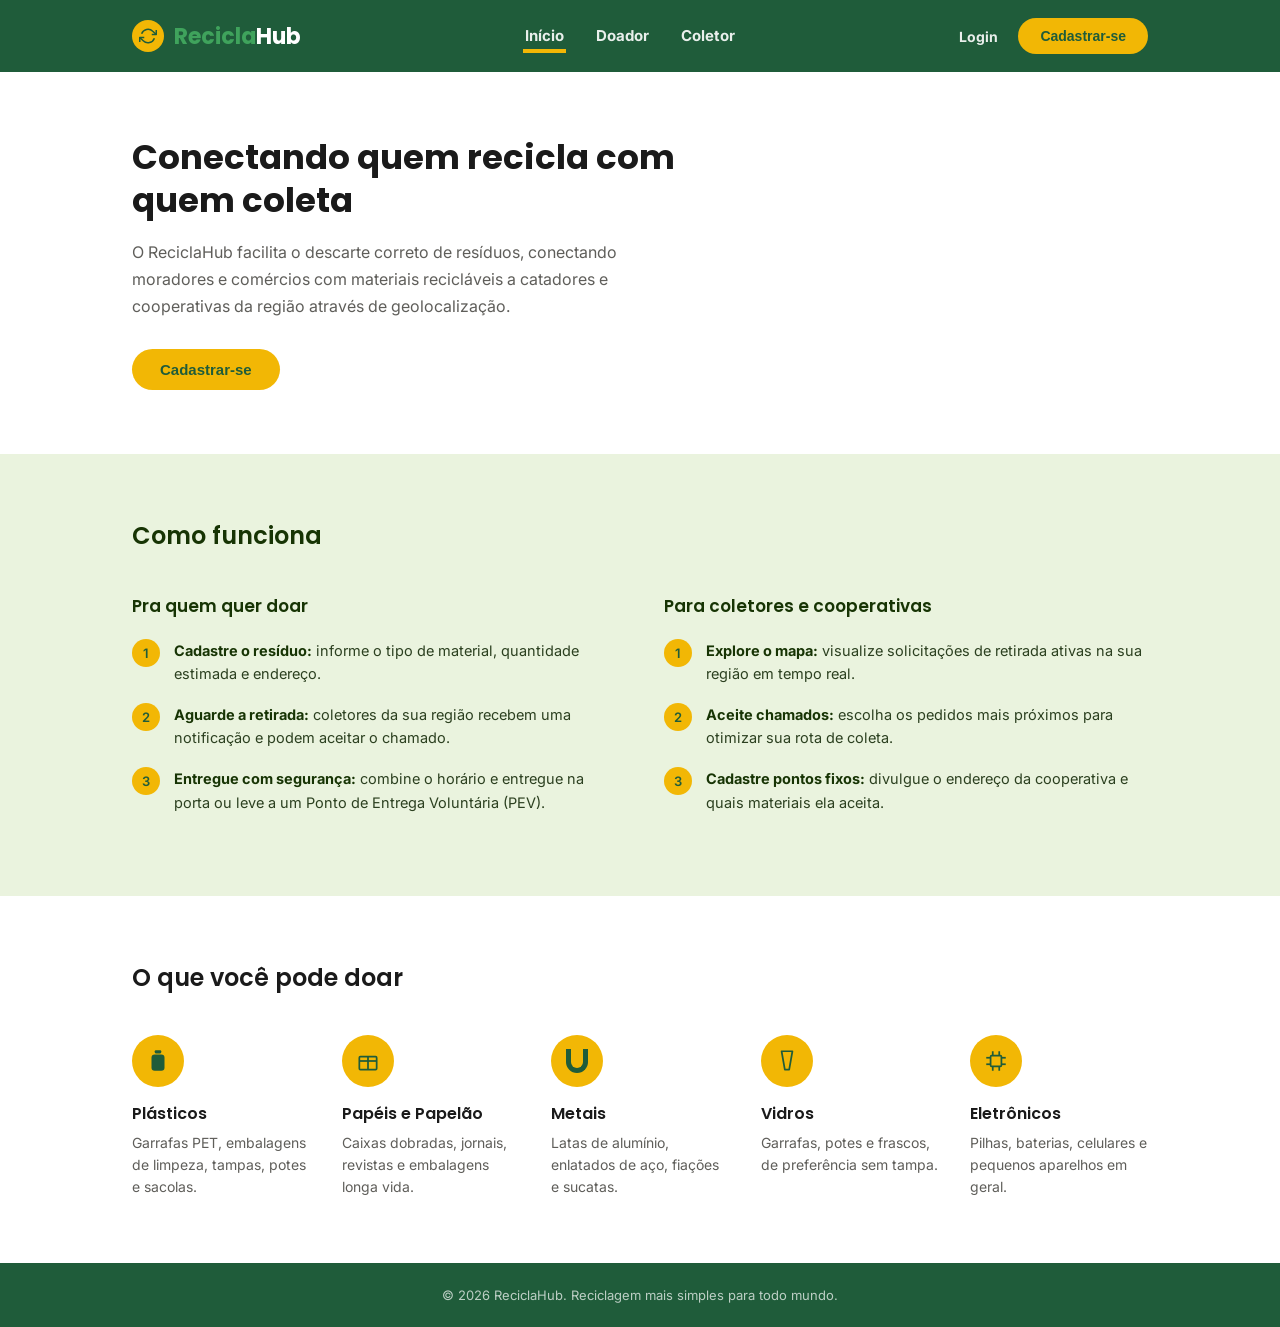
<file: frontend/index.html>
<!DOCTYPE html>
<html lang="pt-BR">
<head>
    <meta charset="UTF-8">
    <meta name="viewport" content="width=device-width, initial-scale=1.0">
    <title>ReciclaHub</title>
    <link rel="preconnect" href="https://fonts.googleapis.com">
    <link rel="preconnect" href="https://fonts.gstatic.com" crossorigin>
    <link href="https://fonts.googleapis.com/css2?family=Poppins:wght@500;600;700&family=Inter:wght@400;500;600&display=swap" rel="stylesheet">
    <link rel="stylesheet" href="styles/style.css">
</head>

<body>
    <header>
        <div class="wrap">
            <a class="logo">
                <span class="logo-icon">
                    <svg viewBox="0 0 24 24" fill="none" stroke="currentColor" stroke-width="2" stroke-linejoin="round" stroke-line="round">
                        <polyline points="23 4 23 10 17 10"></polyline>
                        <polyline points="1 20 1 14 7 14"></polyline>
                        <path d="M3.51 9a9 9 0 0 1 14.85-3.36L23 10M1 14l4.64 4.36A9 9 0 0 0 20.49 15"></path>
                    </svg>
                </span>
                <span><span class="recicla">Recicla</span>Hub</span>
            </a>

        <nav>
            <a class="active">Início</a>
            <a href="views/public/area-doador-public.html">Doador</a>
            <a href="views/public/area-coletor-public.html">Coletor</a>
        </nav>

        <div class="acoes">
            <a href="views/auth/login.html" class="login-link">Login</a>
            <button class="btn-cadastro" data-navegar="./views/auth/cadastro.html">Cadastrar-se</button>
        </div>
        </div>
    </header>

    <section class="bg-branco hero">
        <div class="wrap">
            <h1>Conectando quem recicla com quem coleta</h1>
            <p>O ReciclaHub facilita o descarte correto de resíduos, conectando moradores e comércios com materiais recicláveis a catadores e cooperativas da região através de geolocalização.</p>
            <button class="btn-cadastro" data-navegar="./views/auth/cadastro.html">Cadastrar-se</button>
        </div>
    </section>

    <section class="bg-verde-claro">
        <div class="wrap">
            <h2 class="titulo-secao">Como funciona</h2>
            <div class="colunas-funciona">

                <div class="coluna-funciona">
                    <h3>Pra quem quer doar</h3>
                    <div class="passo">
                        <div class="passo-num">1</div>
                        <p><strong>Cadastre o resíduo:</strong> informe o tipo de material, quantidade estimada e endereço.</p>
                    </div>
                    <div class="passo">
                        <div class="passo-num">2</div>
                        <p><strong>Aguarde a retirada:</strong> coletores da sua região recebem uma notificação e podem aceitar o chamado.</p>
                    </div>
                    <div class="passo">
                        <div class="passo-num">3</div>
                        <p><strong>Entregue com segurança:</strong> combine o horário e entregue na porta ou leve a um Ponto de Entrega Voluntária (PEV).</p>
                    </div>
                </div>

                <div class="coluna-funciona">
                    <h3>Para coletores e cooperativas</h3>
                    <div class="passo">
                        <div class="passo-num">1</div>
                        <p><strong>Explore o mapa:</strong> visualize solicitações de retirada ativas na sua região em tempo real.</p>
                    </div>
                    <div class="passo">
                        <div class="passo-num">2</div>
                        <p><strong>Aceite chamados:</strong> escolha os pedidos mais próximos para otimizar sua rota de coleta.</p>
                    </div>
                    <div class="passo">
                        <div class="passo-num">3</div>
                        <p><strong>Cadastre pontos fixos:</strong> divulgue o endereço da cooperativa e quais materiais ela aceita.</p>
                    </div>
                </div>

            </div>
        </div>
    </section>

    <section class="bg-branco">
        <div class="wrap">
            <h2 class="titulo-secao">O que você pode doar</h2>
            <div class="grid-materiais">

                <div class="material">
                    <div class="material-icone">
                        <svg viewBox="0 0 24 24" fill="currentColor">
                            <rect x="9" y="2" width="6" height="3" rx="1"/>
                            <rect x="6" y="6" width="12" height="15" rx="3"/>
                        </svg>
                    </div>
                    <h3>Plásticos</h3>
                    <p>Garrafas PET, embalagens de limpeza, tampas, potes e sacolas.</p>
                </div>

                <div class="material">
                    <div class="material-icone">
                        <svg viewBox="0 0 24 24" fill="none" stroke="currentColor" stroke-width="1.6">
                            <rect x="4" y="8" width="16" height="12" rx="1"/>
                            <line x1="4" y1="12" x2="20" y2="12"/>
                            <line x1="12" y1="8" x2="12" y2="20"/>
                        </svg>
                    </div>
                    <h3>Papéis e Papelão</h3>
                    <p>Caixas dobradas, jornais, revistas e embalagens longa vida.</p>
                </div>

                <div class="material">
                    <div class="material-icone">
                        <div class="metal"></div>
                    </div>
                    <h3>Metais</h3>
                    <p>Latas de alumínio, enlatados de aço, fiações e sucatas.</p>
                </div>

                <div class="material">
                    <div class="material-icone">
                        <svg svg viewBox="0 0 24 24" fill="none" stroke="currentColor" stroke-width="1.6" stroke-linejoin="round">
                            <path d="M7 3h10l-3 17h-4z"/>
                        </svg>
                    </div>
                    <h3>Vidros</h3>
                    <p>Garrafas, potes e frascos, de preferência sem tampa.</p>
                </div>

                <div class="material">
                    <div class="material-icone">
                        <svg viewBox="0 0 24 24" fill="none" stroke="currentColor" stroke-width="1.6">
                            <rect x="7" y="7" width="10" height="10" rx="1"/>
                            <line x1="9" y1="3" x2="9" y2="7"/>
                            <line x1="15" y1="3" x2="15" y2="7"/>
                            <line x1="9" y1="17" x2="9" y2="21"/>
                            <line x1="15" y1="17" x2="15" y2="21"/>
                            <line x1="3" y1="9" x2="7" y2="9"/>
                            <line x1="3" y1="15" x2="7" y2="15"/>
                            <line x1="17" y1="9" x2="21" y2="9"/>
                            <line x1="17" y1="15" x2="21" y2="15"/>
                        </svg>
                    </div>
                    <h3>Eletrônicos</h3>
                    <p>Pilhas, baterias, celulares e pequenos aparelhos em geral.</p>
                </div>

            </div>
        </div>
    </section>

    <footer>
        <p>© 2026 ReciclaHub. Reciclagem mais simples para todo mundo.</p>
    </footer>

    <script src="./scripts/common.js"></script>

</body>
</html>
</file>
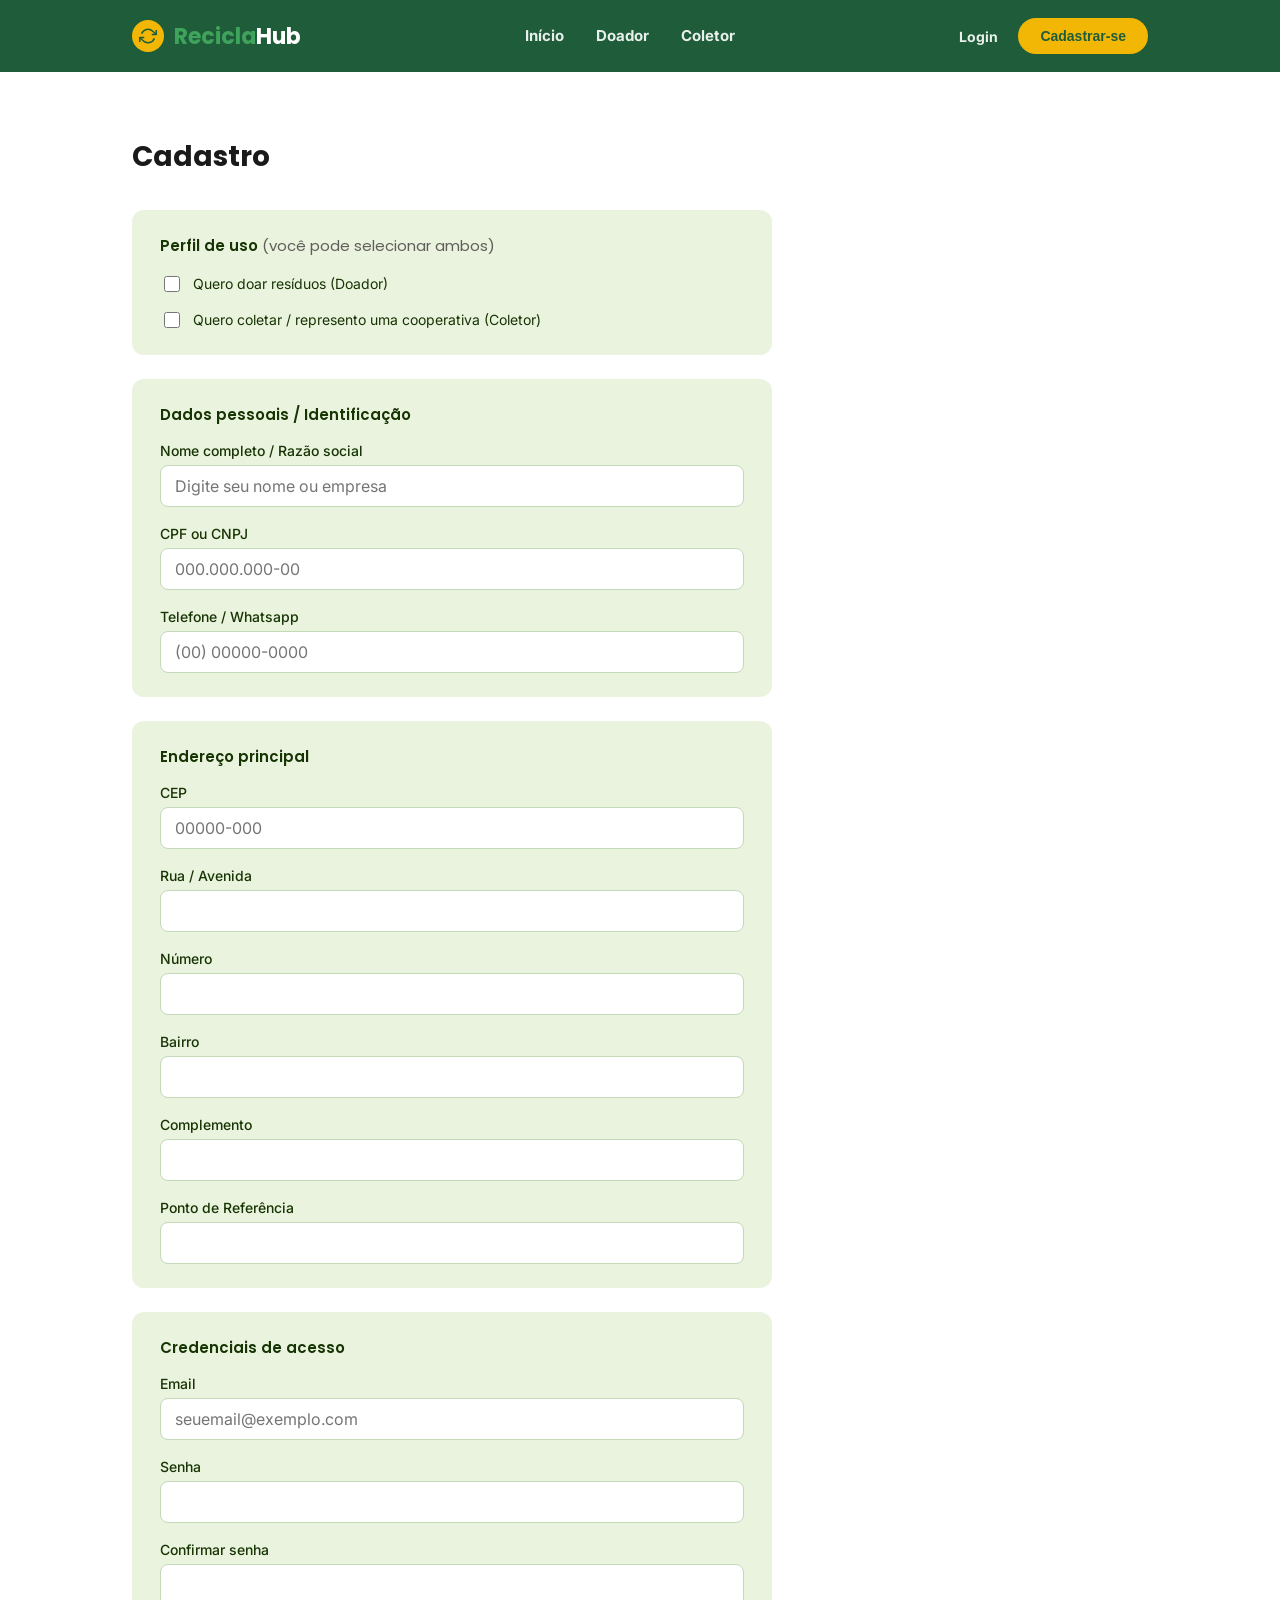
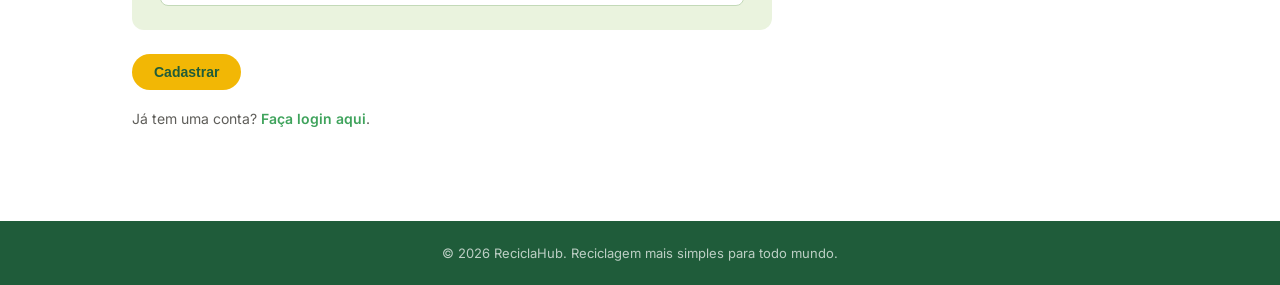
<file: frontend/views/auth/cadastro.html>
<!DOCTYPE html>
<html lang="pt-BR">
<head>
    <meta charset="UTF-8">
    <meta name="viewport" content="width=device-width, initial-scale=1.0">
    <title>ReciclaHub - Criar Conta</title>
    <link rel="preconnect" href="https://fonts.googleapis.com">
    <link rel="preconnect" href="https://fonts.gstatic.com" crossorigin>
    <link href="https://fonts.googleapis.com/css2?family=Poppins:wght@500;600;700&family=Inter:wght@400;500;600&display=swap" rel="stylesheet">
    <link rel="stylesheet" href="../../styles/style.css">
</head>

<body>
    <header>
        <div class="wrap">
            <a href="../../index.html" class="logo">
                <span class="logo-icon">
                    <svg viewBox="0 0 24 24" fill="none" stroke="currentColor" stroke-width="2" stroke-linejoin="round" stroke-line="round">
                        <polyline points="23 4 23 10 17 10"></polyline>
                        <polyline points="1 20 1 14 7 14"></polyline>
                        <path d="M3.51 9a9 9 0 0 1 14.85-3.36L23 10M1 14l4.64 4.36A9 9 0 0 0 20.49 15"></path>
                    </svg>
                </span>
                <span><span class="recicla">Recicla</span>Hub</span>
            </a>

        <nav>
            <a href="../../index.html">Início</a>
            <a href="../public/area-doador-public.html">Doador</a>
            <a href="../public/area-coletor-public.html">Coletor</a>
        </nav>

        <div class="acoes">
            <a href="./login.html" class="login-link">Login</a>
            <button class="btn-cadastro">Cadastrar-se</button>
        </div>
        </div>
    </header>

    <section class="bg-branco cadastro-section">
        <div class="wrap">
            <h1>Cadastro</h1>
            <form class="cadastro-form">

                <div class="grupo-campo">
                    <h2>Perfil de uso <span class="nota-leve">(você pode selecionar ambos)</span></h2>
                    <div class="checkbox-linha">
                        <input type="checkbox" id="perfil-doador">
                        <label for="perfil-doador">Quero doar resíduos (Doador)</label>
                    </div>
                    <div class="checkbox-linha">
                        <input type="checkbox" id="perfil-coletor">
                        <label for="perfil-coletor">Quero coletar / represento uma cooperativa (Coletor)</label>
                    </div>
                </div>

                <div class="grupo-campo">
                    <h2>Dados pessoais / Identificação</h2>
                    <div class="campo">
                        <label for="nome">Nome completo / Razão social</label>
                        <input type="text" id="nome" placeholder="Digite seu nome ou empresa">
                    </div>
                    <div class="campo">
                        <label for="documento">CPF ou CNPJ</label>
                        <input type="text" id="documento" placeholder="000.000.000-00">
                    </div>
                    <div class="campo">
                        <label for="telefone">Telefone / Whatsapp</label>
                        <input type="text" id="telefone" placeholder="(00) 00000-0000">
                    </div>
                </div>

                <div class="grupo-campo">
                    <h2>Endereço principal</h2>
                    <div class="campo">
                        <label for="cep">CEP</label>
                        <input type="text" id="cep" placeholder="00000-000">
                    </div>
                    <div class="campo">
                        <label for="rua">Rua / Avenida</label>
                        <input type="text" id="rua">
                    </div>
                    <div class="campo">
                        <label for="numero">Número</label>
                        <input type="text" id="numero">
                    </div>
                    <div class="campo">
                        <label for="bairro">Bairro</label>
                        <input type="text" id="bairro">
                    </div>
                    <div class="campo">
                        <label for="complemento">Complemento</label>
                        <input type="text" id="complemento">
                    </div>
                    <div class="campo">
                        <label for="referencia">Ponto de Referência</label>
                        <input type="text" id="referencia">
                    </div>
                </div>

                <div class="grupo-campo condicional" id="secao-doador">
                    <h2>Informações do doador</h2>
                    <div class="checkbox-linha">
                        <input type="checkbox" id="doador-entrega-casa">
                        <label for="doador-entrega-casa">
                            Também aceito que o coletor retire o material na minha própria casa
                            <span class="sub-texto">Se não marcar, você mesmo leva o material até um Ponto de Entrega Voluntária (PEV).</span>
                            <span class="sub-texto">Essa opção pode ser alterada a qualquer momento</span>
                        </label>
                    </div>
                </div>

                <div class="grupo-campo condicional" id="secao-coletor">
                    <h2>Informações do coletor</h2>
                    <p class="texto-ajuda">Selecione uma ou as duas opções - essa opção pode ser alterada a qualquer momento</p>
                    <div class="checkbox-linha">
                        <input type="checkbox" id="coletor-fixo">
                        <label for="coletor-fixo">Coletor fixo - tenho um ponto de coleta com endereço fixo</label>
                    </div>
                    <div class="checkbox-linha">
                        <input type="checkbox" id="coletor-itinerante">
                        <label for="coletor-itinerante">Coletor itinerante - saio para coletar nas ruas</label>
                    </div>

                    <div class="condicional" id="bloco-materiais">
                        <p class="rotulo-grupo">
                            Quais materiais você aceita?
                            <span class="sub-texto">O endereço usado será o da seção "Endereço principal" acima</span>
                            <span class="sub-texto">Os materiais podem ser alterados a qualquer momento</span>
                        </p>
                        <div class="materiais-checkbox">
                            <div class="checkbox-linha">
                                <input type="checkbox" id="material-plastico">
                                <label for="material-plastico">Plásticos</label>
                            </div>
                            <div class="checkbox-linha">
                                <input type="checkbox" id="material-papel">
                                <label for="material-papel">Papéis e Papelão</label>
                            </div>
                            <div class="checkbox-linha">
                                <input type="checkbox" id="material-metal">
                                <label for="material-metal">Metais</label>
                            </div>
                            <div class="checkbox-linha">
                                <input type="checkbox" id="material-vidro">
                                <label for="material-vidro">Vidros</label>
                            </div>
                            <div class="checkbox-linha">
                                <input type="checkbox" id="material-eletronico">
                                <label for="material-eletronico">Eletrônicos</label>
                            </div>
                        </div>
                    </div>

                    <div class="condicional" id="bloco-transporte">
                        <div class="campo">
                            <label for="transporte">Meio de transporte</label>
                            <select id="transporte">
                                <option value="">Selecione uma opção</option>
                                <option value="pe">A pé</option>
                                <option value="bicicleta">Bicicleta</option>
                                <option value="carrinho">Carrinho de mão</option>
                                <option value="carro">Carro</option>
                                <option value="moto">Moto</option>
                                <option value="caminhao">Caminhão</option>
                            </select>
                        </div>
                    </div>
                </div>

                <div class="grupo-campo">
                    <h2>Credenciais de acesso</h2>
                    <div class="campo">
                        <label for="email">Email</label>
                        <input type="email" id="email" placeholder="seuemail@exemplo.com">
                    </div>
                    <div class="campo">
                        <label for="senha">Senha</label>
                        <input type="password" id="senha">
                    </div>
                    <div class="campo">
                        <label for="confirmar-senha">Confirmar senha</label>
                        <input type="password" id="confirmar-senha">
                    </div>
                </div>

                <button type="submit" class="btn-cadastro">Cadastrar</button>

            </form>
            <p class="login-cadastro largura-form">Já tem uma conta? <a href="./login.html">Faça login aqui</a>.</p>
        </div>
    </section>

    <footer>
        <p>© 2026 ReciclaHub. Reciclagem mais simples para todo mundo.</p>
    </footer>

    <script src="../../scripts/cadastro.js"></script>
    <script src="../../scripts/common.js"></script>

</body>
</html>
</file>
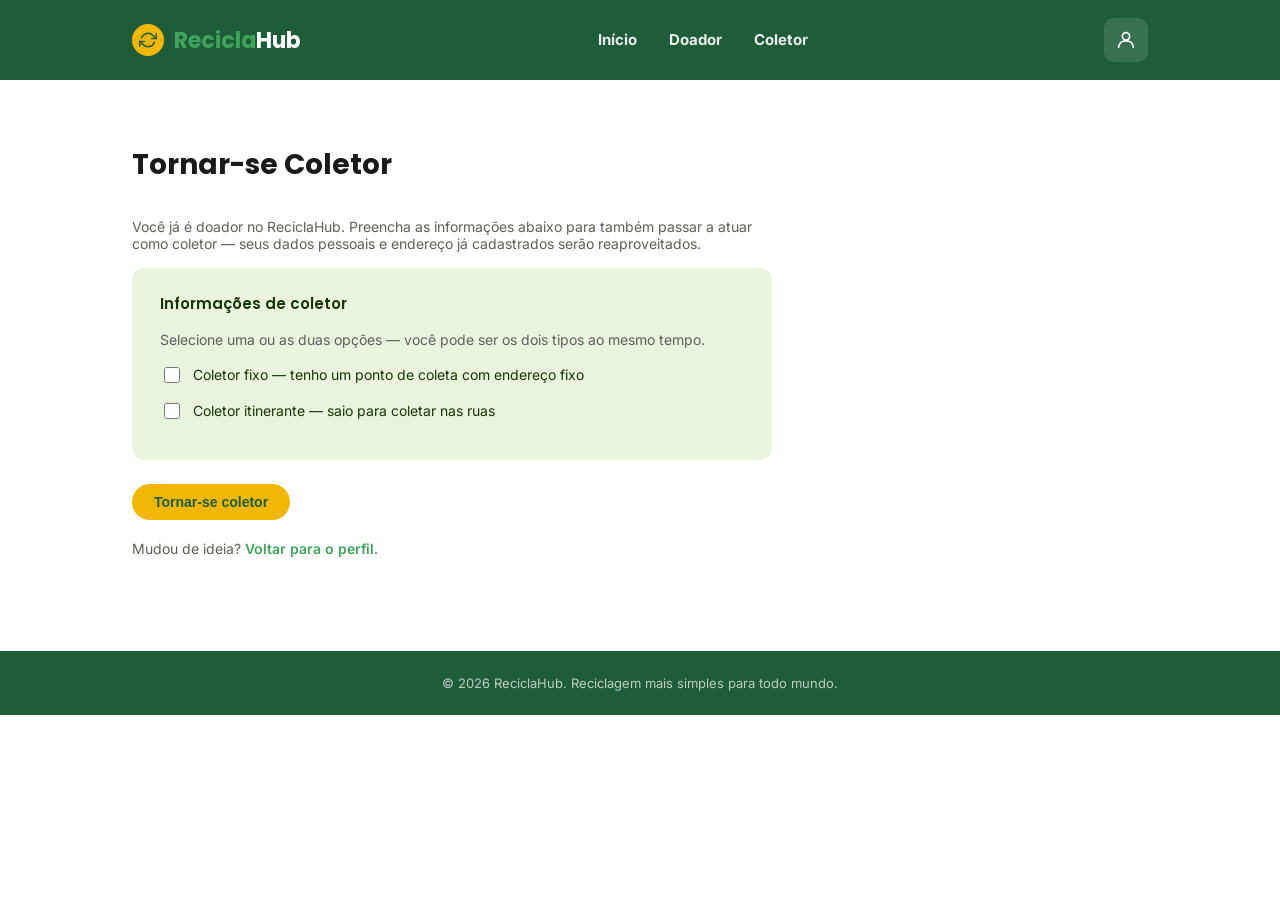
<file: frontend/views/auth/cadastro_coletor.html>
<!DOCTYPE html>
<html lang="pt-BR">
<head>
    <meta charset="UTF-8">
    <meta name="viewport" content="width=device-width, initial-scale=1.0">
    <title>ReciclaHub — Tornar-se Coletor</title>
    <link rel="preconnect" href="https://fonts.googleapis.com">
    <link rel="preconnect" href="https://fonts.gstatic.com" crossorigin>
    <link href="https://fonts.googleapis.com/css2?family=Poppins:wght@500;600;700&family=Inter:wght@400;500;600&display=swap" rel="stylesheet">
    <link rel="stylesheet" href="../../styles/style.css">
</head>

<body>

    <header>
        <div class="wrap">

            <a href="../private/inicio.html" class="logo">
                <span class="logo-icon">
                    <svg viewBox="0 0 24 24" fill="none" stroke="currentColor" stroke-width="2" stroke-linecap="round" stroke-linejoin="round">
                        <polyline points="23 4 23 10 17 10"></polyline>
                        <polyline points="1 20 1 14 7 14"></polyline>
                        <path d="M3.51 9a9 9 0 0 1 14.85-3.36L23 10M1 14l4.64 4.36A9 9 0 0 0 20.49 15"></path>
                    </svg>
                </span>
                <span><span class="recicla">Recicla</span>Hub</span>
            </a>

            <nav>
                <a href="../private/inicio.html">Início</a>
                <a href="../private/area-doador.html">Doador</a>
                <a href="../private/area-coletor.html">Coletor</a>
            </nav>

            <div class="acoes">
                <button class="btn-perfil" data-navegar="../private/perfil.html" aria-label="Perfil">
                    <svg viewBox="0 0 24 24" fill="none" stroke="currentColor" stroke-width="1.8" stroke-linecap="round" stroke-linejoin="round">
                        <circle cx="12" cy="8" r="4"/>
                        <path d="M4 20c0-4.5 3.5-7 8-7s8 2.5 8 7"/>
                    </svg>
                </button>
            </div>

        </div>
    </header>

    <section class="bg-branco cadastro-section">
        <div class="wrap">
            <h1>Tornar-se Coletor</h1>
            <p class="texto-ajuda largura-form">
                Você já é doador no ReciclaHub. Preencha as informações abaixo para também passar a atuar como coletor — seus dados pessoais e endereço já cadastrados serão reaproveitados.
            </p>
            <form class="cadastro-form">

                <div class="grupo-campo">
                    <h2>Informações de coletor</h2>
                    <p class="texto-ajuda">Selecione uma ou as duas opções — você pode ser os dois tipos ao mesmo tempo.</p>
                    <div class="checkbox-linha">
                        <input type="checkbox" id="coletor-fixo">
                        <label for="coletor-fixo">Coletor fixo — tenho um ponto de coleta com endereço fixo</label>
                    </div>
                    <div class="checkbox-linha">
                        <input type="checkbox" id="coletor-itinerante">
                        <label for="coletor-itinerante">Coletor itinerante — saio para coletar nas ruas</label>
                    </div>

                    <!-- Coletor fixo -->
                    <div class="condicional" id="bloco-materiais">
                        <p class="rotulo-grupo">
                            Quais materiais você aceita?
                            <span class="sub-texto">Será usado o mesmo endereço já cadastrado no seu perfil.</span>
                        </p>
                        <div class="materiais-checkbox">
                            <div class="checkbox-linha">
                                <input type="checkbox" id="material-plastico">
                                <label for="material-plastico">Plásticos</label>
                            </div>
                            <div class="checkbox-linha">
                                <input type="checkbox" id="material-papel">
                                <label for="material-papel">Papéis e papelão</label>
                            </div>
                            <div class="checkbox-linha">
                                <input type="checkbox" id="material-metal">
                                <label for="material-metal">Metais</label>
                            </div>
                            <div class="checkbox-linha">
                                <input type="checkbox" id="material-vidro">
                                <label for="material-vidro">Vidros</label>
                            </div>
                            <div class="checkbox-linha">
                                <input type="checkbox" id="material-eletronico">
                                <label for="material-eletronico">Eletrônicos</label>
                            </div>
                        </div>
                    </div>

                    <!-- Coletor itinerante -->
                    <div class="condicional" id="bloco-transporte">
                        <div class="campo">
                            <label for="transporte">Meio de transporte</label>
                            <select id="transporte">
                                <option value="">Selecione uma opção</option>
                                <option value="pe">A pé</option>
                                <option value="bicicleta">Bicicleta</option>
                                <option value="carrinho">Carrinho de mão</option>
                                <option value="carro">Carro</option>
                                <option value="moto">Moto</option>
                                <option value="caminhao">Caminhão</option>
                            </select>
                        </div>
                    </div>
                </div>

                <button type="submit" class="btn-cadastro">Tornar-se coletor</button>

            </form>
            <p class="login-cadastro largura-form">Mudou de ideia? <a href="../private/perfil.html">Voltar para o perfil</a>.</p>
        </div>
    </section>

    <footer>
        <p>© 2026 ReciclaHub. Reciclagem mais simples para todo mundo.</p>
    </footer>

    <script src="../../scripts/common.js"></script>

</body>
</html>
</file>
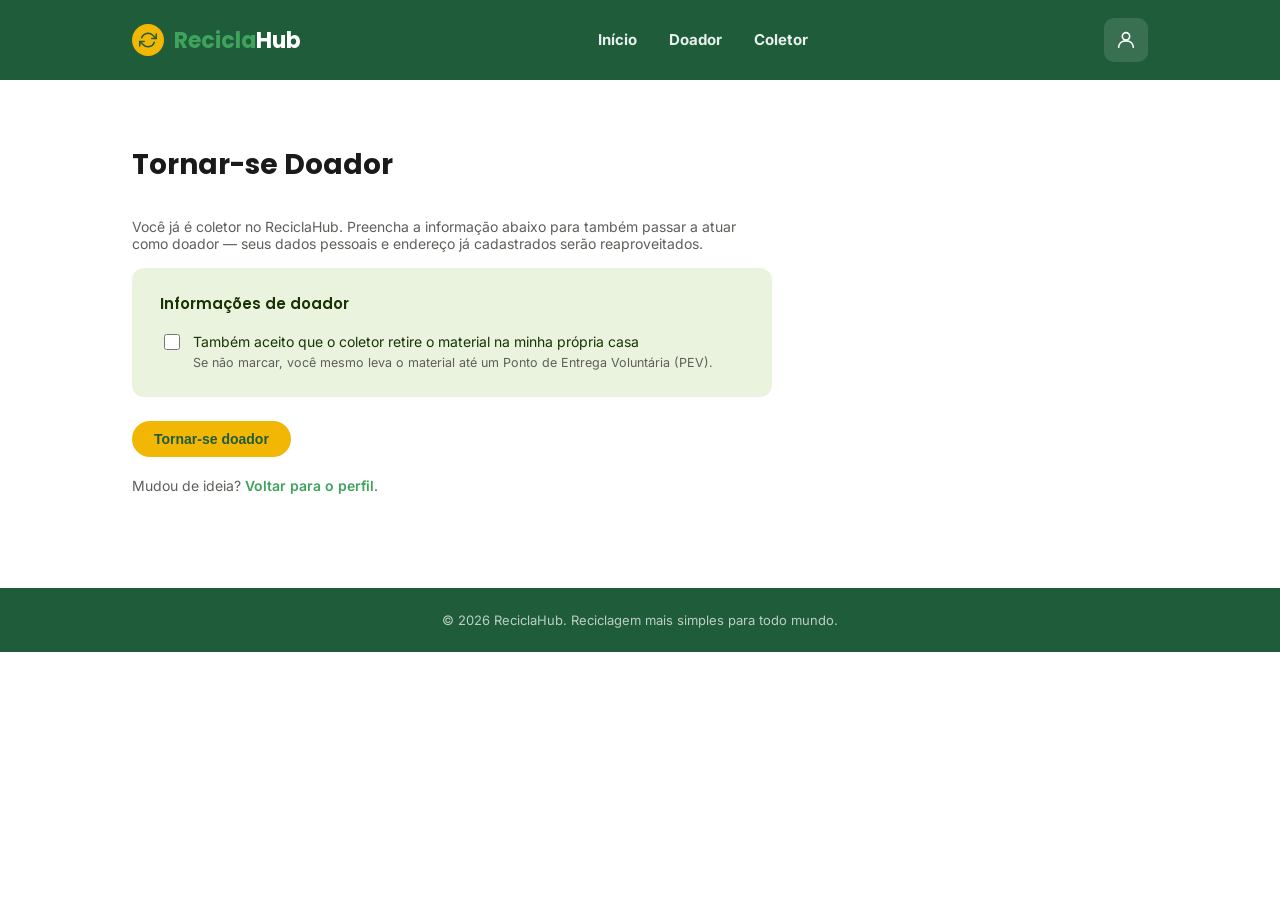
<file: frontend/views/auth/cadastro_doador.html>
<!DOCTYPE html>
<html lang="pt-BR">
<head>
    <meta charset="UTF-8">
    <meta name="viewport" content="width=device-width, initial-scale=1.0">
    <title>ReciclaHub — Tornar-se Doador</title>
    <link rel="preconnect" href="https://fonts.googleapis.com">
    <link rel="preconnect" href="https://fonts.gstatic.com" crossorigin>
    <link href="https://fonts.googleapis.com/css2?family=Poppins:wght@500;600;700&family=Inter:wght@400;500;600&display=swap" rel="stylesheet">
    <link rel="stylesheet" href="../../styles/style.css">
</head>

<body>
    <header>
        <div class="wrap">

            <a href="../private/inicio.html" class="logo">
                <span class="logo-icon">
                    <svg viewBox="0 0 24 24" fill="none" stroke="currentColor" stroke-width="2" stroke-linecap="round" stroke-linejoin="round">
                        <polyline points="23 4 23 10 17 10"></polyline>
                        <polyline points="1 20 1 14 7 14"></polyline>
                        <path d="M3.51 9a9 9 0 0 1 14.85-3.36L23 10M1 14l4.64 4.36A9 9 0 0 0 20.49 15"></path>
                    </svg>
                </span>
                <span><span class="recicla">Recicla</span>Hub</span>
            </a>

            <nav>
                <a href="../private/inicio.html">Início</a>
                <a href="../private/area-doador.html">Doador</a>
                <a href="../private/area-coletor.html">Coletor</a>
            </nav>

            <div class="acoes">
                <button class="btn-perfil" data-navegar="../private/perfil.html" aria-label="Perfil">
                    <svg viewBox="0 0 24 24" fill="none" stroke="currentColor" stroke-width="1.8" stroke-linecap="round" stroke-linejoin="round">
                        <circle cx="12" cy="8" r="4"/>
                        <path d="M4 20c0-4.5 3.5-7 8-7s8 2.5 8 7"/>
                    </svg>
                </button>
            </div>

        </div>
    </header>
        
    <section class="bg-branco cadastro-section">
        <div class="wrap">
            <h1>Tornar-se Doador</h1>
            <p class="texto-ajuda largura-form">
                Você já é coletor no ReciclaHub. Preencha a informação abaixo para também passar a atuar como doador — seus dados pessoais e endereço já cadastrados serão reaproveitados.
            </p>
            <form class="cadastro-form">

                <div class="grupo-campo">
                    <h2>Informações de doador</h2>
                    <div class="checkbox-linha">
                        <input type="checkbox" id="doador-entrega-casa">
                        <label for="doador-entrega-casa">
                            Também aceito que o coletor retire o material na minha própria casa
                        <span class="sub-texto">Se não marcar, você mesmo leva o material até um Ponto de Entrega Voluntária (PEV).</span>
                        </label>
                    </div>
                </div>

                <button type="submit" class="btn-cadastro">Tornar-se doador</button>

            </form>
            <p class="login-cadastro largura-form">Mudou de ideia? <a href="../private/perfil.html">Voltar para o perfil</a>.</p>
        </div>
    </section>
 
    <footer>
        <p>© 2026 ReciclaHub. Reciclagem mais simples para todo mundo.</p>
    </footer>

    <script src="../../scripts/common.js"></script>
 
</body>
</html>
</file>
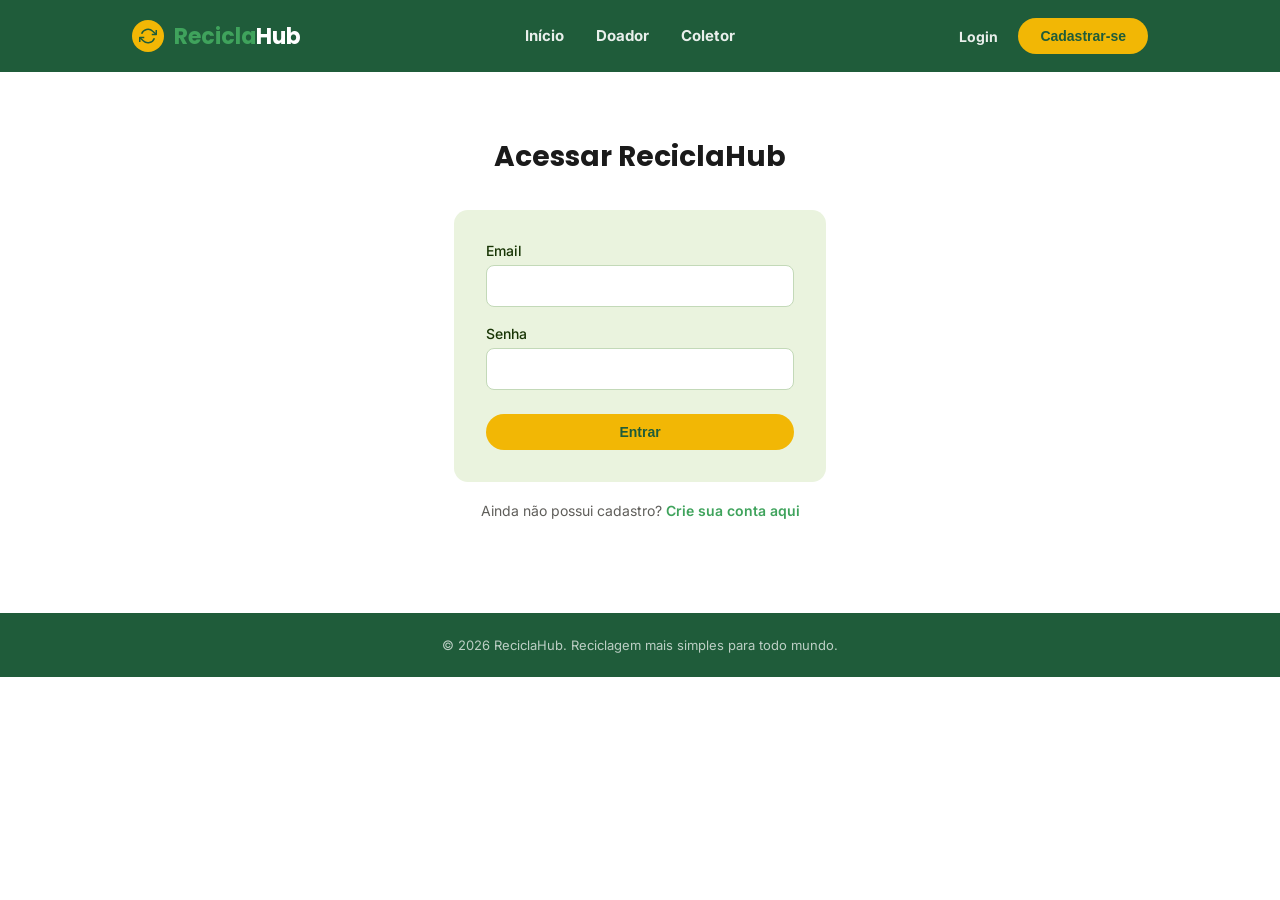
<file: frontend/views/auth/login.html>
<!DOCTYPE html>
<html lang="pt-BR">
<head>
    <meta charset="UTF-8">
    <meta name="viewport" content="width=device-width, initial-scale=1.0">
    <title>ReciclaHub - Login</title>
    <link rel="preconnect" href="https://fonts.googleapis.com">
    <link rel="preconnect" href="https://fonts.gstatic.com" crossorigin>
    <link href="https://fonts.googleapis.com/css2?family=Poppins:wght@500;600;700&family=Inter:wght@400;500;600&display=swap" rel="stylesheet">
    <link rel="stylesheet" href="../../styles/style.css">
</head>

<body>
    <header>
        <div class="wrap">
            <a href="../../index.html" class="logo">
                <span class="logo-icon">
                    <svg viewBox="0 0 24 24" fill="none" stroke="currentColor" stroke-width="2" stroke-linejoin="round" stroke-line="round">
                        <polyline points="23 4 23 10 17 10"></polyline>
                        <polyline points="1 20 1 14 7 14"></polyline>
                        <path d="M3.51 9a9 9 0 0 1 14.85-3.36L23 10M1 14l4.64 4.36A9 9 0 0 0 20.49 15"></path>
                    </svg>
                </span>
                <span><span class="recicla">Recicla</span>Hub</span>
            </a>

        <nav>
            <a href="../../index.html">Início</a>
            <a href="../public/area-doador-public.html">Doador</a>
            <a href="../public/area-coletor-public.html">Coletor</a>
        </nav>

        <div class="acoes">
            <a class="login-link">Login</a>
            <button class="btn-cadastro">Cadastrar-se</button>
        </div>
        </div>
    </header>

    <section class="bg-branco login-section">
        <div class="login-wrap">
            <h1>Acessar ReciclaHub</h1>

            <form class="login-card">
                <div class="campo">
                    <label for="email">Email</label>
                    <input type="email" id="email">
                </div>
                <div class="campo">
                    <label for="senha">Senha</label>
                    <input type="password" id="senha">
                </div>
                <button type="submit" class="btn-cadastro btn-full">Entrar</button>
            </form>

            <p class="login-cadastro">Ainda não possui cadastro? <a href="./cadastro.html">Crie sua conta aqui</a></p>
        </div>
    </section>

    <footer>
        <p>© 2026 ReciclaHub. Reciclagem mais simples para todo mundo.</p>
    </footer>

</body>
</html>
</file>
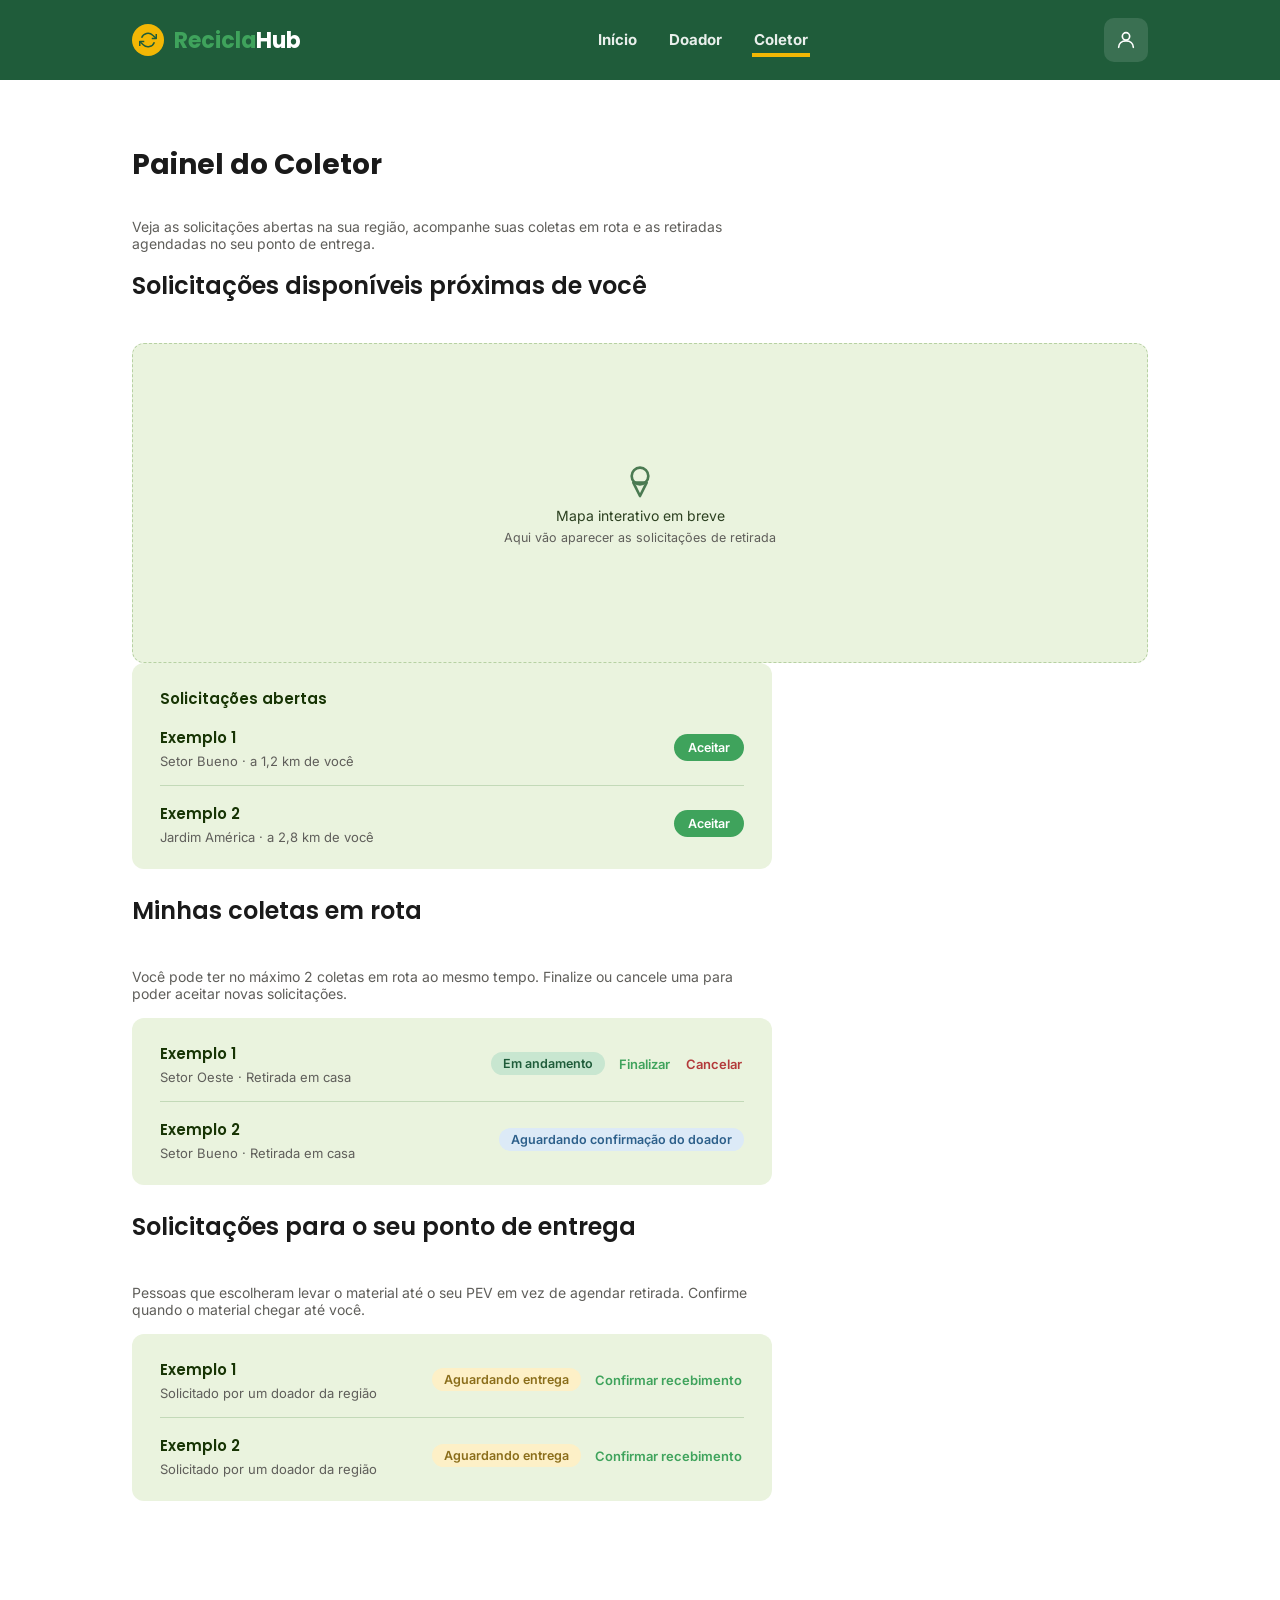
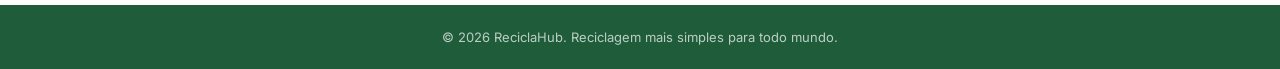
<file: frontend/views/private/area-coletor.html>
<!DOCTYPE html>
<html lang="pt-BR">
<head>
    <meta charset="UTF-8">
    <meta name="viewport" content="width=device-width, initial-scale=1.0">
    <title>ReciclaHub - Coletor</title>
    <link rel="preconnect" href="https://fonts.googleapis.com">
    <link rel="preconnect" href="https://fonts.gstatic.com" crossorigin>
    <link href="https://fonts.googleapis.com/css2?family=Poppins:wght@500;600;700&family=Inter:wght@400;500;600&display=swap" rel="stylesheet">
    <link rel="stylesheet" href="../../styles/style.css">
</head>

<body>
    <header>
        <div class="wrap">
            <a href="./inicio.html" class="logo">
                <span class="logo-icon">
                    <svg viewBox="0 0 24 24" fill="none" stroke="currentColor" stroke-width="2" stroke-linejoin="round" stroke-line="round">
                        <polyline points="23 4 23 10 17 10"></polyline>
                        <polyline points="1 20 1 14 7 14"></polyline>
                        <path d="M3.51 9a9 9 0 0 1 14.85-3.36L23 10M1 14l4.64 4.36A9 9 0 0 0 20.49 15"></path>
                    </svg>
                </span>
                <span><span class="recicla">Recicla</span>Hub</span>
            </a>

        <nav>
            <a href="./inicio.html">Início</a>
            <a href="./area-doador.html">Doador</a>
            <a class="active">Coletor</a>
        </nav>

        <div class="acoes">
            <button class="btn-perfil" data-navegar="./perfil.html" aria-label="Perfil">
                <svg viewBox="0 0 24 24" fill="none" stroke="currentColor" stroke-width="1.8" stroke-linecap="round" stroke-linejoin="round">
                  <circle cx="12" cy="8" r="4"/>
                  <path d="M4 20c0-4.5 3.5-7 8-7s8 2.5 8 7"/>
                </svg>
              </button>
        </div>
        </div>
    </header>

    <section class="bg-branco cadastro-section">
        <div class="wrap">
            <h1>Painel do Coletor</h1>
            <p class="texto-ajuda largura-form">Veja as solicitações abertas na sua região, acompanhe suas coletas em rota e as retiradas agendadas no seu ponto de entrega.</p>
       
            <h2 class="titulo-secao">Solicitações disponíveis próximas de você</h2>
            <div class="mapa-placeholder">
                <svg viewBox="0 0 24 24" fill="none" stroke="currentColor" stroke-width="1.6" stroke-linejoin="round">
                    <circle cx="12" cy="9" r="5"/>
                    <path d="M8 13 L12 21 L16 13 Z"/>
                </svg>
                <p>Mapa interativo em breve</p>
                <p class="aviso">Aqui vão aparecer as solicitações de retirada</p>
            </div>

            <div class="grupo-campo largura-form">
                <h2>Solicitações abertas</h2>
                <div class="lista-solicitacoes">

                    <div class="solicitacao-item">
                        <div class="solicitacao-info">
                            <h3>Exemplo 1</h3>
                            <p>Setor Bueno · a 1,2 km de você</p>
                        </div>
                        <div class="solicitacao-acoes">
                            <button type="button" class="btn-aceitar">Aceitar</button>
                        </div>
                    </div>
       
                    <div class="solicitacao-item">
                        <div class="solicitacao-info">
                            <h3>Exemplo 2</h3>
                            <p>Jardim América · a 2,8 km de você</p>
                        </div>
                        <div class="solicitacao-acoes">
                            <button type="button" class="btn-aceitar">Aceitar</button>
                        </div>
                    </div>

                </div>
            </div>

            <h2 class="titulo-secao espaco-superior">Minhas coletas em rota</h2>
            <p class="texto-ajuda largura-form">Você pode ter no máximo 2 coletas em rota ao mesmo tempo. Finalize ou cancele uma para poder aceitar novas solicitações.</p>
            <div class="grupo-campo largura-form">
                <div class="lista-solicitacoes">
       
                    <div class="solicitacao-item">
                        <div class="solicitacao-info">
                            <h3>Exemplo 1</h3>
                            <p>Setor Oeste · Retirada em casa</p>
                        </div>
                        <div class="solicitacao-acoes">
                            <span class="status-badge status-andamento">Em andamento</span>
                            <button type="button" class="btn-texto btn-texto-positivo">Finalizar</button>
                            <button type="button" class="btn-texto btn-texto-negativo">Cancelar</button>
                        </div>
                    </div>

                    <div class="solicitacao-item">
                        <div class="solicitacao-info">
                            <h3>Exemplo 2</h3>
                            <p>Setor Bueno · Retirada em casa</p>
                        </div>
                        <div class="solicitacao-acoes">
                        <span class="status-badge status-aguardando">Aguardando confirmação do doador</span>
                        </div>
                    </div>
       
                </div>
            </div>
       
            <h2 class="titulo-secao espaco-superior">Solicitações para o seu ponto de entrega</h2>
            <p class="texto-ajuda largura-form">Pessoas que escolheram levar o material até o seu PEV em vez de agendar retirada. Confirme quando o material chegar até você.</p>
            <div class="grupo-campo largura-form">
                <div class="lista-solicitacoes">
       
                    <div class="solicitacao-item">
                        <div class="solicitacao-info">
                            <h3>Exemplo 1</h3>
                            <p>Solicitado por um doador da região</p>
                        </div>
                        <div class="solicitacao-acoes">
                            <span class="status-badge status-pendente">Aguardando entrega</span>
                            <button type="button" class="btn-texto btn-texto-positivo">Confirmar recebimento</button>
                        </div>
                    </div>
       
                    <div class="solicitacao-item">
                        <div class="solicitacao-info">
                            <h3>Exemplo 2</h3>
                            <p>Solicitado por um doador da região</p>
                        </div>
                        <div class="solicitacao-acoes">
                            <span class="status-badge status-pendente">Aguardando entrega</span>
                            <button type="button" class="btn-texto btn-texto-positivo">Confirmar recebimento</button>
                        </div>
                    </div>

                </div>
            </div>
        </div>
      </section>

    <footer>
        <p>© 2026 ReciclaHub. Reciclagem mais simples para todo mundo.</p>
    </footer>

    <script src="../../scripts/common.js"></script>

</body>
</html>
</file>
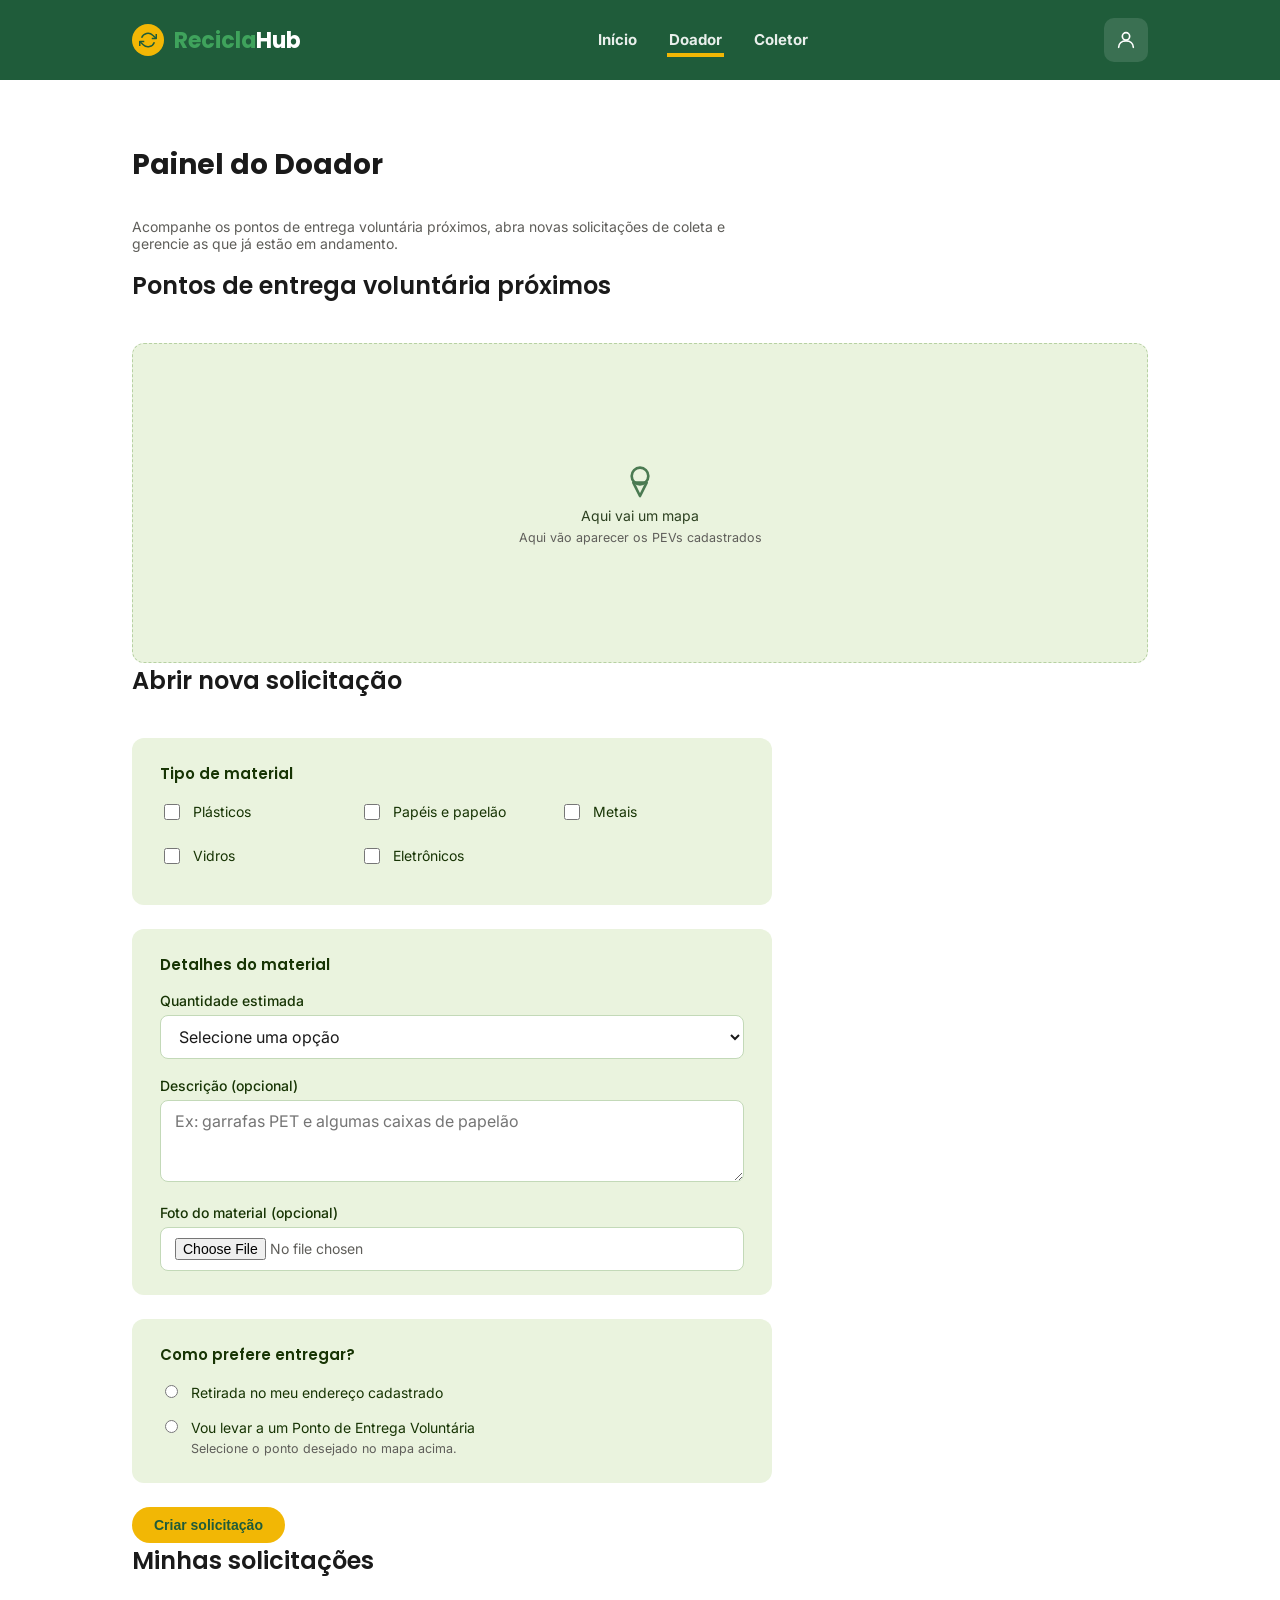
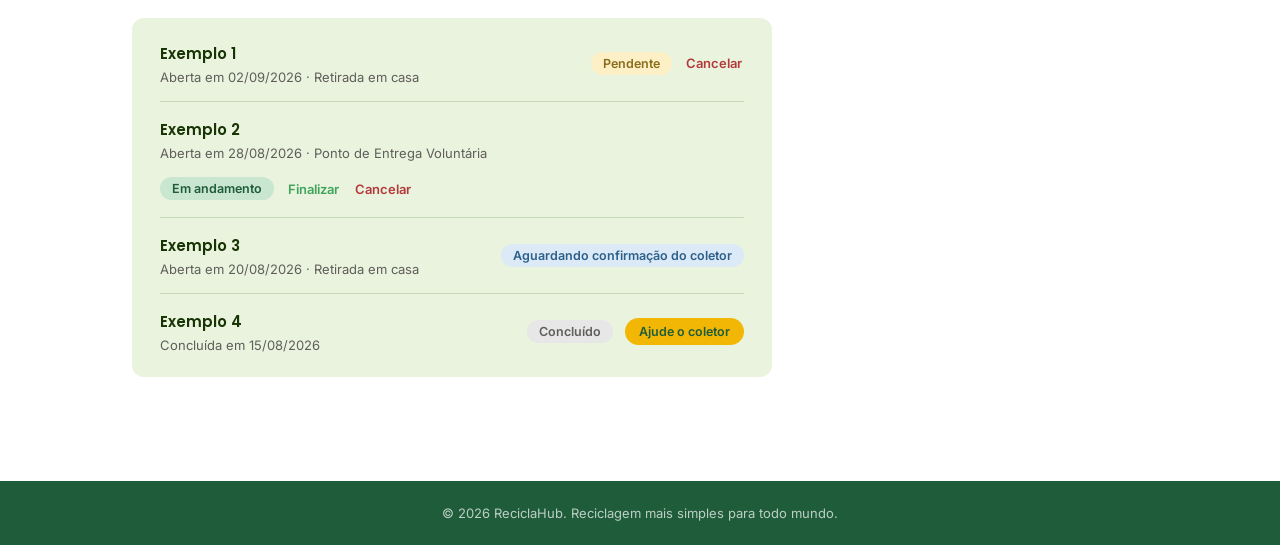
<file: frontend/views/private/area-doador.html>
<!DOCTYPE html>
<html lang="pt-BR">
<head>
    <meta charset="UTF-8">
    <meta name="viewport" content="width=device-width, initial-scale=1.0">
    <title>ReciclaHub - Doador</title>
    <link rel="preconnect" href="https://fonts.googleapis.com">
    <link rel="preconnect" href="https://fonts.gstatic.com" crossorigin>
    <link href="https://fonts.googleapis.com/css2?family=Poppins:wght@500;600;700&family=Inter:wght@400;500;600&display=swap" rel="stylesheet">
    <link rel="stylesheet" href="../../styles/style.css">
</head>

<body>
    <header>
        <div class="wrap">
            <a href="./inicio.html" class="logo">
                <span class="logo-icon">
                    <svg viewBox="0 0 24 24" fill="none" stroke="currentColor" stroke-width="2" stroke-linejoin="round" stroke-line="round">
                        <polyline points="23 4 23 10 17 10"></polyline>
                        <polyline points="1 20 1 14 7 14"></polyline>
                        <path d="M3.51 9a9 9 0 0 1 14.85-3.36L23 10M1 14l4.64 4.36A9 9 0 0 0 20.49 15"></path>
                    </svg>
                </span>
                <span><span class="recicla">Recicla</span>Hub</span>
            </a>

        <nav>
            <a href="./inicio.html">Início</a>
            <a class="active">Doador</a>
            <a href="./area-coletor.html">Coletor</a>
        </nav>

        <div class="acoes">
            <button class="btn-perfil" data-navegar="./perfil.html" aria-label="Perfil">
                <svg viewBox="0 0 24 24" fill="none" stroke="currentColor" stroke-width="1.8" stroke-linecap="round" stroke-linejoin="round">
                  <circle cx="12" cy="8" r="4"/>
                  <path d="M4 20c0-4.5 3.5-7 8-7s8 2.5 8 7"/>
                </svg>
              </button>
        </div>
        </div>
    </header>

    <section class="bg-branco cadastro-section">
        <div class="wrap">
            <h1>Painel do Doador</h1>
            <p class="texto-ajuda largura-form">
                Acompanhe os pontos de entrega voluntária próximos, abra novas solicitações de coleta e gerencie as que já estão em andamento.
            </p>

            <h2 class="titulo-secao">Pontos de entrega voluntária próximos</h2>
            <div class="mapa-placeholder">
                <svg viewBox="0 0 24 24" fill="none" stroke="currentColor" stroke-width="1.6" stroke-linejoin="round">
                    <circle cx="12" cy="9" r="5"/>
                    <path d="M8 13 L12 21 L16 13 Z"/>
                </svg>
                <p>Aqui vai um mapa</p>
                <p class="aviso">Aqui vão aparecer os PEVs cadastrados</p>
            </div>

            <h2 class="titulo-secao espaco-superior">Abrir nova solicitação</h2>
            <form class="cadastro-form">

                <div class="grupo-campo">
                    <h2>Tipo de material</h2>
                    <div class="materiais-checkbox">
                        <div class="checkbox-linha">
                            <input type="checkbox" id="mat-plastico">
                            <label for="mat-plastico">Plásticos</label>
                        </div>
                        <div class="checkbox-linha">
                            <input type="checkbox" id="mat-papel">
                            <label for="mat-papel">Papéis e papelão</label>
                        </div>
                        <div class="checkbox-linha">
                            <input type="checkbox" id="mat-metal">
                            <label for="mat-metal">Metais</label>
                        </div>
                        <div class="checkbox-linha">
                            <input type="checkbox" id="mat-vidro">
                            <label for="mat-vidro">Vidros</label>
                        </div>
                        <div class="checkbox-linha">
                            <input type="checkbox" id="mat-eletronico">
                            <label for="mat-eletronico">Eletrônicos</label>
                        </div>
                    </div>
                </div>

                <div class="grupo-campo">
                    <h2>Detalhes do material</h2>
                    <div class="campo">
                        <label for="quantidade">Quantidade estimada</label>
                        <select id="quantidade">
                            <option value="">Selecione uma opção</option>
                            <option value="pequena">Pequena — cabe em uma sacola</option>
                            <option value="media">Média — alguns sacos</option>
                            <option value="grande">Grande — vou precisar de ajuda para carregar</option>
                        </select>
                    </div>
                    <div class="campo">
                        <label for="descricao">Descrição (opcional)</label>
                        <textarea id="descricao" rows="3" placeholder="Ex: garrafas PET e algumas caixas de papelão"></textarea>
                    </div>
                    <div class="campo">
                        <label for="foto">Foto do material (opcional)</label>
                        <input type="file" id="foto" accept="image/*">
                    </div>
                </div>

                <div class="grupo-campo">
                    <h2>Como prefere entregar?</h2>
                    <div class="checkbox-linha">
                        <input type="radio" name="entrega" id="entrega-casa">
                        <label for="entrega-casa">Retirada no meu endereço cadastrado</label>
                    </div>
                    <div class="checkbox-linha">
                        <input type="radio" name="entrega" id="entrega-pev">
                        <label for="entrega-pev">
                            Vou levar a um Ponto de Entrega Voluntária
                        <span class="sub-texto">Selecione o ponto desejado no mapa acima.</span>
                        </label>
                    </div>
                </div>

                <button type="submit" class="btn-cadastro">Criar solicitação</button>

            </form>
            <h2 class="titulo-secao espaco-superior">Minhas solicitações</h2>
            <div class="grupo-campo largura-form">
                <div class="lista-solicitacoes">

                    <div class="solicitacao-item">
                        <div class="solicitacao-info">
                             <h3>Exemplo 1</h3>
                            <p>Aberta em 02/09/2026 · Retirada em casa</p>
                        </div>
                        <div class="solicitacao-acoes">
                            <span class="status-badge status-pendente">Pendente</span>
                            <button type="button" class="btn-texto">Cancelar</button>
                        </div>
                    </div>

                    <div class="solicitacao-item">
                        <div class="solicitacao-info">
                            <h3>Exemplo 2</h3>
                            <p>Aberta em 28/08/2026 · Ponto de Entrega Voluntária</p>
                        </div>
                        <div class="solicitacao-acoes">
                            <span class="status-badge status-andamento">Em andamento</span>
                            <button type="button" class="btn-texto btn-texto-positivo">Finalizar</button>
                            <button type="button" class="btn-texto bnt-texto-negativo">Cancelar</button>
                        </div>
                    </div>

                    <div class="solicitacao-item">
                        <div class="solicitacao-info">
                            <h3>Exemplo 3</h3>
                            <p>Aberta em 20/08/2026 · Retirada em casa</p>
                        </div>
                        <div class="solicitacao-acoes">
                            <span class="status-badge status-aguardando">Aguardando confirmação do coletor</span>
                        </div>
                    </div>

                    <div class="solicitacao-item">
                        <div class="solicitacao-info">
                            <h3>Exemplo 4</h3>
                            <p>Concluída em 15/08/2026</p>
                        </div>
                        <div class="solicitacao-acoes">
                            <span class="status-badge status-concluido">Concluído</span>
                            <button type="button" class="btn-gorjeta">Ajude o coletor</button>
                        </div>
                    </div>

                </div>
            </div>

        </div>
    </section>

    <footer>
        <p>© 2026 ReciclaHub. Reciclagem mais simples para todo mundo.</p>
    </footer>

    <script src="../../scripts/common.js"></script>

</body>
</html>
</file>
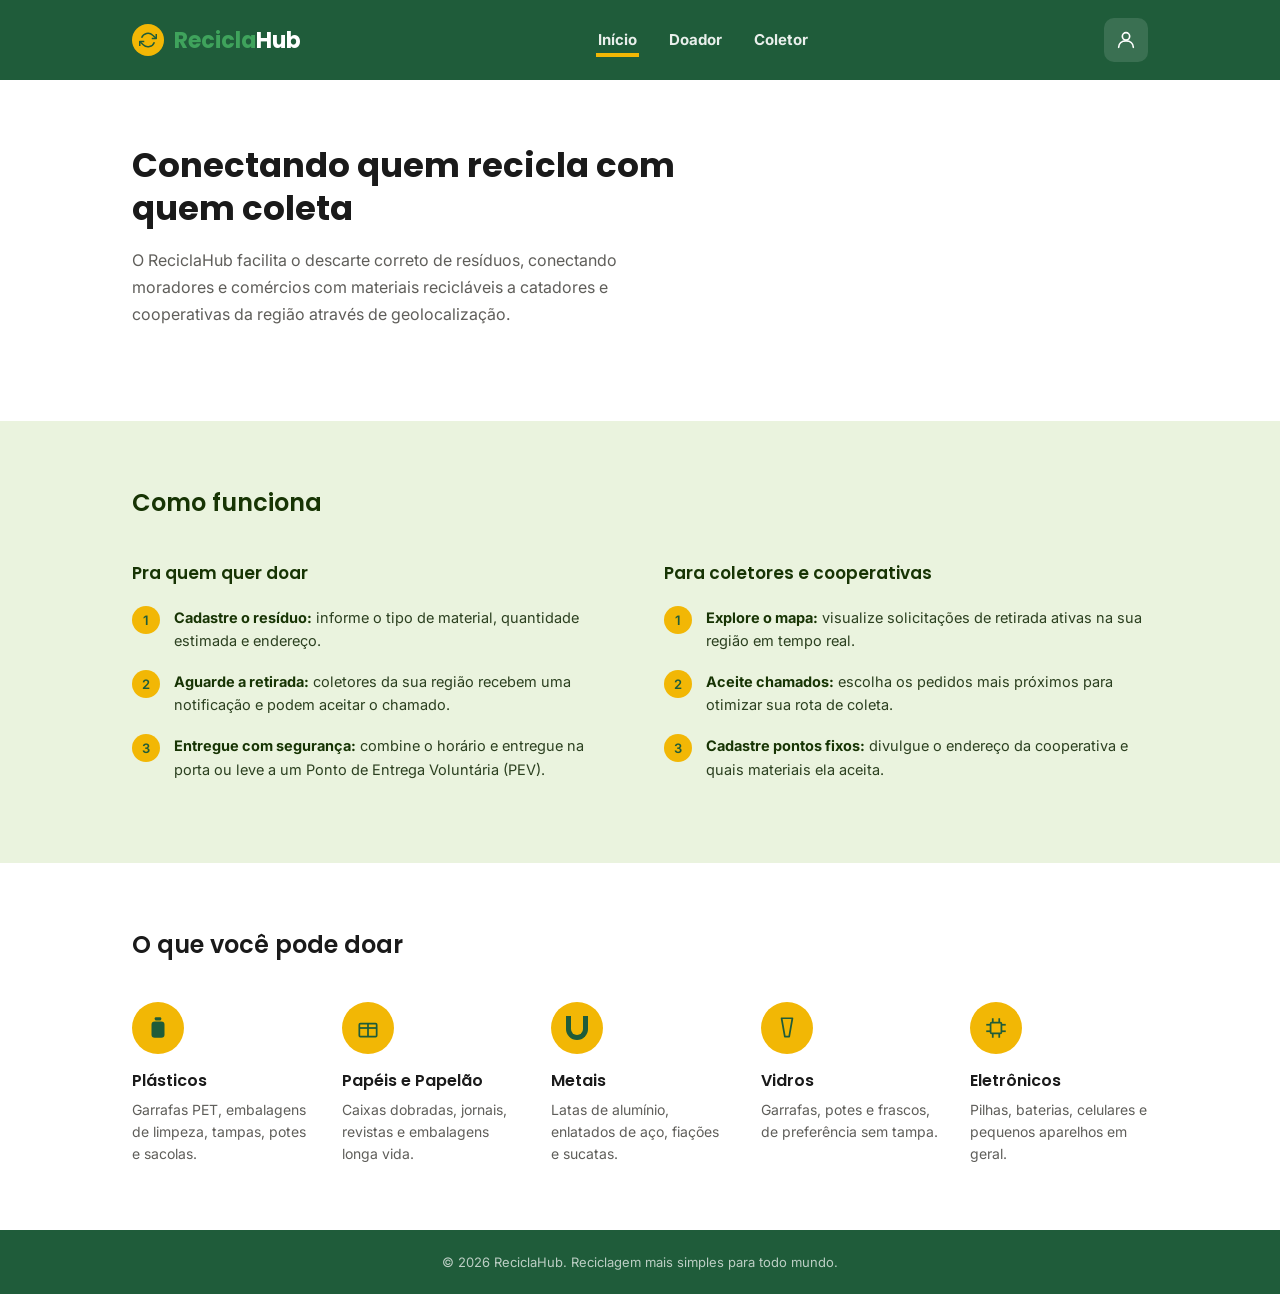
<file: frontend/views/private/inicio.html>
<!DOCTYPE html>
<html lang="pt-BR">
<head>
    <meta charset="UTF-8">
    <meta name="viewport" content="width=device-width, initial-scale=1.0">
    <title>ReciclaHub</title>
    <link rel="preconnect" href="https://fonts.googleapis.com">
    <link rel="preconnect" href="https://fonts.gstatic.com" crossorigin>
    <link href="https://fonts.googleapis.com/css2?family=Poppins:wght@500;600;700&family=Inter:wght@400;500;600&display=swap" rel="stylesheet">
    <link rel="stylesheet" href="../../styles/style.css">
</head>

<body>
    <header>
        <div class="wrap">
            <a class="logo">
                <span class="logo-icon">
                    <svg viewBox="0 0 24 24" fill="none" stroke="currentColor" stroke-width="2" stroke-linejoin="round" stroke-line="round">
                        <polyline points="23 4 23 10 17 10"></polyline>
                        <polyline points="1 20 1 14 7 14"></polyline>
                        <path d="M3.51 9a9 9 0 0 1 14.85-3.36L23 10M1 14l4.64 4.36A9 9 0 0 0 20.49 15"></path>
                    </svg>
                </span>
                <span><span class="recicla">Recicla</span>Hub</span>
            </a>

        <nav>
            <a class="active">Início</a>
            <a href="./area-doador.html">Doador</a>
            <a href="./area-coletor.html">Coletor</a>
        </nav>

        <div class="acoes">
            <button class="btn-perfil" data-navegar="./perfil.html" aria-label="Perfil">
                <svg viewBox="0 0 24 24" fill="none" stroke="currentColor" stroke-width="1.8" stroke-linecap="round" stroke-linejoin="round">
                  <circle cx="12" cy="8" r="4"/>
                  <path d="M4 20c0-4.5 3.5-7 8-7s8 2.5 8 7"/>
                </svg>
            </button>
        </div>
        </div>
    </header>

    <section class="bg-branco hero">
        <div class="wrap">
            <h1>Conectando quem recicla com quem coleta</h1>
            <p>O ReciclaHub facilita o descarte correto de resíduos, conectando moradores e comércios com materiais recicláveis a catadores e cooperativas da região através de geolocalização.</p>
        </div>
    </section>

    <section class="bg-verde-claro">
        <div class="wrap">
            <h2 class="titulo-secao">Como funciona</h2>
            <div class="colunas-funciona">

                <div class="coluna-funciona">
                    <h3>Pra quem quer doar</h3>
                    <div class="passo">
                        <div class="passo-num">1</div>
                        <p><strong>Cadastre o resíduo:</strong> informe o tipo de material, quantidade estimada e endereço.</p>
                    </div>
                    <div class="passo">
                        <div class="passo-num">2</div>
                        <p><strong>Aguarde a retirada:</strong> coletores da sua região recebem uma notificação e podem aceitar o chamado.</p>
                    </div>
                    <div class="passo">
                        <div class="passo-num">3</div>
                        <p><strong>Entregue com segurança:</strong> combine o horário e entregue na porta ou leve a um Ponto de Entrega Voluntária (PEV).</p>
                    </div>
                </div>

                <div class="coluna-funciona">
                    <h3>Para coletores e cooperativas</h3>
                    <div class="passo">
                        <div class="passo-num">1</div>
                        <p><strong>Explore o mapa:</strong> visualize solicitações de retirada ativas na sua região em tempo real.</p>
                    </div>
                    <div class="passo">
                        <div class="passo-num">2</div>
                        <p><strong>Aceite chamados:</strong> escolha os pedidos mais próximos para otimizar sua rota de coleta.</p>
                    </div>
                    <div class="passo">
                        <div class="passo-num">3</div>
                        <p><strong>Cadastre pontos fixos:</strong> divulgue o endereço da cooperativa e quais materiais ela aceita.</p>
                    </div>
                </div>

            </div>
        </div>
    </section>

    <section class="bg-branco">
        <div class="wrap">
            <h2 class="titulo-secao">O que você pode doar</h2>
            <div class="grid-materiais">

                <div class="material">
                    <div class="material-icone">
                        <svg viewBox="0 0 24 24" fill="currentColor">
                            <rect x="9" y="2" width="6" height="3" rx="1"/>
                            <rect x="6" y="6" width="12" height="15" rx="3"/>
                        </svg>
                    </div>
                    <h3>Plásticos</h3>
                    <p>Garrafas PET, embalagens de limpeza, tampas, potes e sacolas.</p>
                </div>

                <div class="material">
                    <div class="material-icone">
                        <svg viewBox="0 0 24 24" fill="none" stroke="currentColor" stroke-width="1.6">
                            <rect x="4" y="8" width="16" height="12" rx="1"/>
                            <line x1="4" y1="12" x2="20" y2="12"/>
                            <line x1="12" y1="8" x2="12" y2="20"/>
                        </svg>
                    </div>
                    <h3>Papéis e Papelão</h3>
                    <p>Caixas dobradas, jornais, revistas e embalagens longa vida.</p>
                </div>

                <div class="material">
                    <div class="material-icone">
                        <div class="metal"></div>
                    </div>
                    <h3>Metais</h3>
                    <p>Latas de alumínio, enlatados de aço, fiações e sucatas.</p>
                </div>

                <div class="material">
                    <div class="material-icone">
                        <svg svg viewBox="0 0 24 24" fill="none" stroke="currentColor" stroke-width="1.6" stroke-linejoin="round">
                            <path d="M7 3h10l-3 17h-4z"/>
                        </svg>
                    </div>
                    <h3>Vidros</h3>
                    <p>Garrafas, potes e frascos, de preferência sem tampa.</p>
                </div>

                <div class="material">
                    <div class="material-icone">
                        <svg viewBox="0 0 24 24" fill="none" stroke="currentColor" stroke-width="1.6">
                            <rect x="7" y="7" width="10" height="10" rx="1"/>
                            <line x1="9" y1="3" x2="9" y2="7"/>
                            <line x1="15" y1="3" x2="15" y2="7"/>
                            <line x1="9" y1="17" x2="9" y2="21"/>
                            <line x1="15" y1="17" x2="15" y2="21"/>
                            <line x1="3" y1="9" x2="7" y2="9"/>
                            <line x1="3" y1="15" x2="7" y2="15"/>
                            <line x1="17" y1="9" x2="21" y2="9"/>
                            <line x1="17" y1="15" x2="21" y2="15"/>
                        </svg>
                    </div>
                    <h3>Eletrônicos</h3>
                    <p>Pilhas, baterias, celulares e pequenos aparelhos em geral.</p>
                </div>

            </div>
        </div>
    </section>

    <footer>
        <p>© 2026 ReciclaHub. Reciclagem mais simples para todo mundo.</p>
    </footer>

    <script src="../../scripts/common.js"></script>

</body>
</html>
</file>
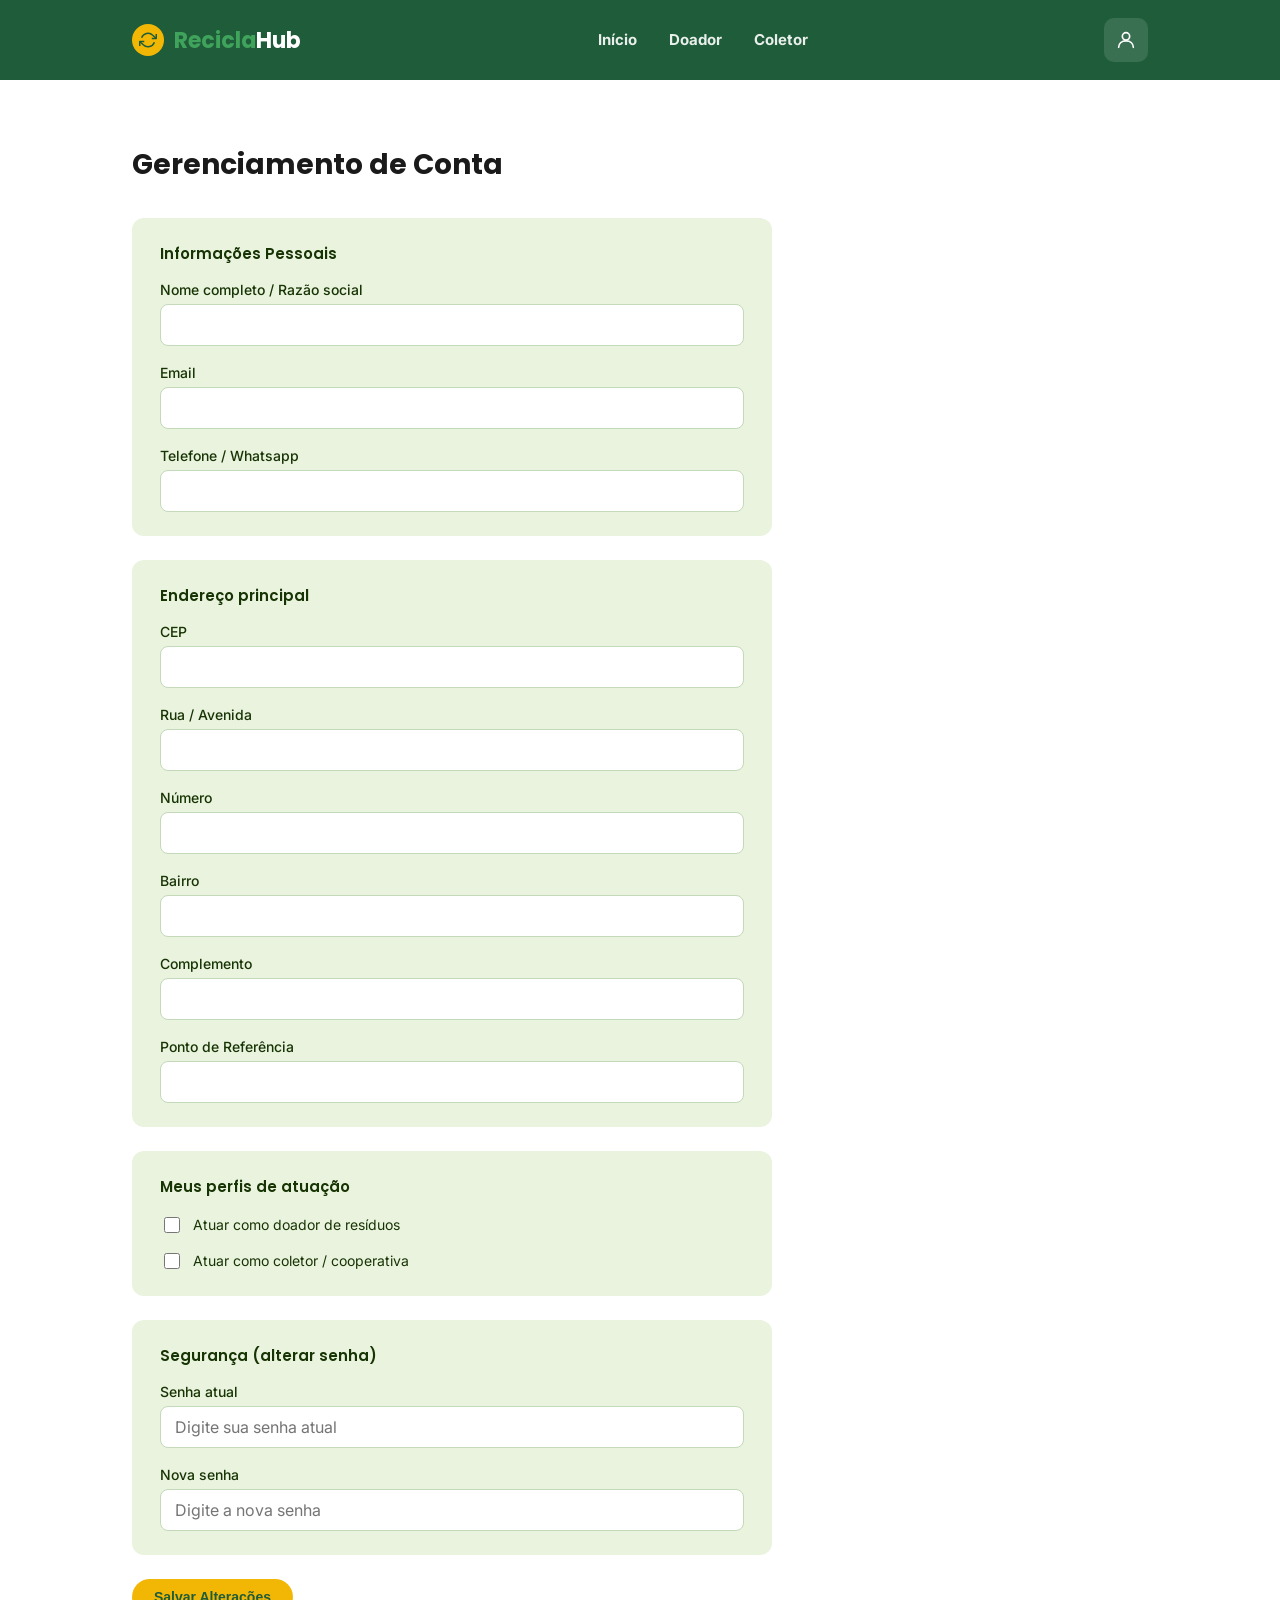
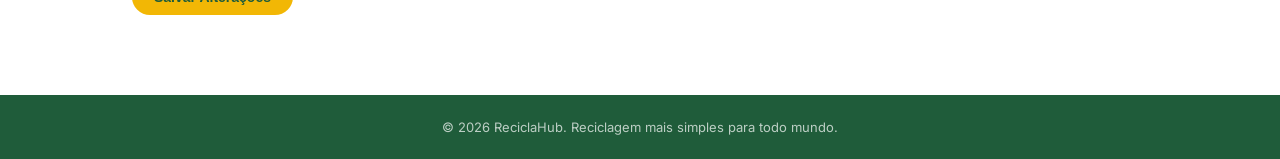
<file: frontend/views/private/perfil.html>
<!DOCTYPE html>
<html lang="pt-BR">
<head>
    <meta charset="UTF-8">
    <meta name="viewport" content="width=device-width, initial-scale=1.0">
    <title>ReciclaHub - Meu Perfil</title>
    <link rel="preconnect" href="https://fonts.googleapis.com">
    <link rel="preconnect" href="https://fonts.gstatic.com" crossorigin>
    <link href="https://fonts.googleapis.com/css2?family=Poppins:wght@500;600;700&family=Inter:wght@400;500;600&display=swap" rel="stylesheet">
    <link rel="stylesheet" href="../../styles/style.css">
</head>
<body>
    <header>
        <div class="wrap">
            <a href="./inicio.html" class="logo">
                <span class="logo-icon">
                    <svg viewBox="0 0 24 24" fill="none" stroke="currentColor" stroke-width="2" stroke-linejoin="round" stroke-line="round">
                        <polyline points="23 4 23 10 17 10"></polyline>
                        <polyline points="1 20 1 14 7 14"></polyline>
                        <path d="M3.51 9a9 9 0 0 1 14.85-3.36L23 10M1 14l4.64 4.36A9 9 0 0 0 20.49 15"></path>
                    </svg>
                </span>
                <span><span class="recicla">Recicla</span>Hub</span>
            </a>

        <nav>
            <a href="./inicio.html">Início</a>
            <a href="./area-doador.html">Doador</a>
            <a href="./area-coletor.html">Coletor</a>
        </nav>

        <div class="acoes">
            <button class="btn-perfil" aria-label="Perfil">
                <svg viewBox="0 0 24 24" fill="none" stroke="currentColor" stroke-width="1.8" stroke-linecap="round" stroke-linejoin="round">
                  <circle cx="12" cy="8" r="4"/>
                  <path d="M4 20c0-4.5 3.5-7 8-7s8 2.5 8 7"/>
                </svg>
              </button>
        </div>
        </div>
    </header>

    <section class="bg-branco cadastro-section">
        <div class="wrap">
            <h1>Gerenciamento de Conta</h1>
            <form class="cadastro-form">

                <div class="grupo-campo">
                    <h2>Informações Pessoais</h2>
                    <div class="campo">
                        <label for="nome">Nome completo / Razão social</label>
                        <input type="text" id="nome">
                    </div>
                    <div class="campo">
                        <label for="email">Email</label>
                        <input type="email" id="email">
                    </div>
                    <div class="campo">
                        <label for="telefone">Telefone / Whatsapp</label>
                        <input type="text" id="telefone">
                    </div>
                </div>

                <div class="grupo-campo">
                    <h2>Endereço principal</h2>
                    <div class="campo">
                        <label for="cep">CEP</label>
                        <input type="text" id="cep">
                    </div>
                    <div class="campo">
                        <label for="rua">Rua / Avenida</label>
                        <input type="text" id="rua">
                    </div>
                    <div class="campo">
                        <label for="numero">Número</label>
                        <input type="text" id="numero">
                    </div>
                    <div class="campo">
                        <label for="bairro">Bairro</label>
                        <input type="text" id="bairro">
                    </div>
                    <div class="campo">
                        <label for="complemento">Complemento</label>
                        <input type="text" id="complemento">
                    </div>
                    <div class="campo">
                        <label for="referencia">Ponto de Referência</label>
                        <input type="text" id="referencia">
                    </div>
                </div>

                <div class="grupo-campo">
                    <h2>Meus perfis de atuação</h2>
                    <div class="checkbox-linha">
                        <input type="checkbox" id="perfil-doador">
                        <label for="perfil-doador">Atuar como doador de resíduos</label>
                    </div>
                    <div class="checkbox-linha">
                        <input type="checkbox" id="perfil-coletor">
                        <label for="perfil-coletor">Atuar como coletor / cooperativa</label>
                    </div>
                </div>

                <!-- Visível para o doador-->
                <div class="grupo-campo condicional" id="secao-doador">
                    <h2>Informações de doador</h2>
                    <div class="checkbox-linha">
                        <input type="checkbox" id="doador-entrega-casa">
                        <label for="doador-entrega-casa">
                            Também aceito que o coletor retire o material na minha própria casa
                            <span class="sub-texto">Se não marcar, você mesmo leva o material até um Ponto de Entrega Voluntário (PEV).</span>
                        </label>
                    </div>

                    <p class="texto-ajuda condicional" id="convite-coletor">
                        Ainda não atua como coletor? <a href="../auth/cadastro_coletor.html" data-marcar="perfil-coletor">Quero também atuar como coletor</a>.
                    </p>
                </div>
                
                <!-- Vísivel para o coletor -->
                <div class="grupo-campo condicional" id="secao-coletor">
                    <h2>Informações de coletor</h2>
                    <p class="texto-ajuda">Selecione uma ou as duas opções — você pode ser os dois tipos ao mesmo tempo.</p>
                    <div class="checkbox-linha">
                        <input type="checkbox" id="coletor-fixo">
                        <label for="coletor-fixo">Coletor fixo — tenho um ponto de coleta com endereço fixo</label>
                    </div>
                    <div class="checkbox-linha">
                        <input type="checkbox" id="coletor-itinerante">
                        <label for="coletor-itinerante">Coletor itinerante — saio para coletar nas ruas</label>
                    </div>

                    <!-- Vísivel para o coletor fixo -->
                    <div class="condicional" id="bloco-materiais">
                        <p class="rotulo-grupo">
                            Quais materiais você aceita?
                            <span class="sub-texto">O endereço usado será o da seção "Endereço principal" acima.</span>
                        </p>
                        <div class="materiais-checkbox">
                            <div class="checkbox-linha">
                                <input type="checkbox" id="material-plastico">
                                <label for="material-plastico">Plásticos</label>
                            </div>
                            <div class="checkbox-linha">
                                <input type="checkbox" id="material-papel">
                                <label for="material-papel">Papéis e Papelão</label>
                            </div>
                            <div class="checkbox-linha">
                                <input type="checkbox" id="material-metal">
                                <label for="material-metal">Metais</label>
                            </div>
                            <div class="checkbox-linha">
                                <input type="checkbox" id="material-vidro">
                                <label for="material-vidro">Vidros</label>
                            </div>
                            <div class="checkbox-linha">
                                <input type="checkbox" id="material-eletronico">
                                <label for="material-eletronico">Eletrônicos</label>
                            </div>
                        </div>
                    </div>
             
                    <!-- Visível para o coletor itinerante -->
                    <div class="condicional" id="bloco-transporte">
                        <div class="campo">
                            <label for="transporte">Meio de transporte</label>
                            <select id="transporte">
                                <option value="">Selecione uma opção</option>
                                <option value="pe">A pé</option>
                                <option value="bicicleta">Bicicleta</option>
                                <option value="carrinho">Carrinho de mão</option>
                                <option value="carro">Carro</option>
                                <option value="moto">Moto</option>
                                <option value="caminhao">Caminhão</option>
                            </select>
                        </div>
                    </div>

                    <p class="texto-ajuda condicional" id="convite-doador">
                        Ainda não atua como doador? <a href="../auth/cadastro_doador.html" data-marcar="perfil-doador">Quero também atuar como doador</a>.
                    </p>
                </div>

                <div class="grupo-campo">
                    <h2>Segurança (alterar senha)</h2>
                    <div class="campo">
                        <label for="senha-atual">Senha atual</label>
                        <input type="password" id="senha-atual" placeholder="Digite sua senha atual">
                    </div>
                    <div class="campo">
                        <label for="nova-senha">Nova senha</label>
                        <input type="password" id="nova-senha" placeholder="Digite a nova senha">
                    </div>
                </div>

                <button type="submit" class="btn-cadastro">Salvar Alterações</button>

            </form>
        </div>
    </section>

    <footer>
        <p>© 2026 ReciclaHub. Reciclagem mais simples para todo mundo.</p>
    </footer>

    <script src="../../scripts/common.js"></script>

</body>
</html>
</file>
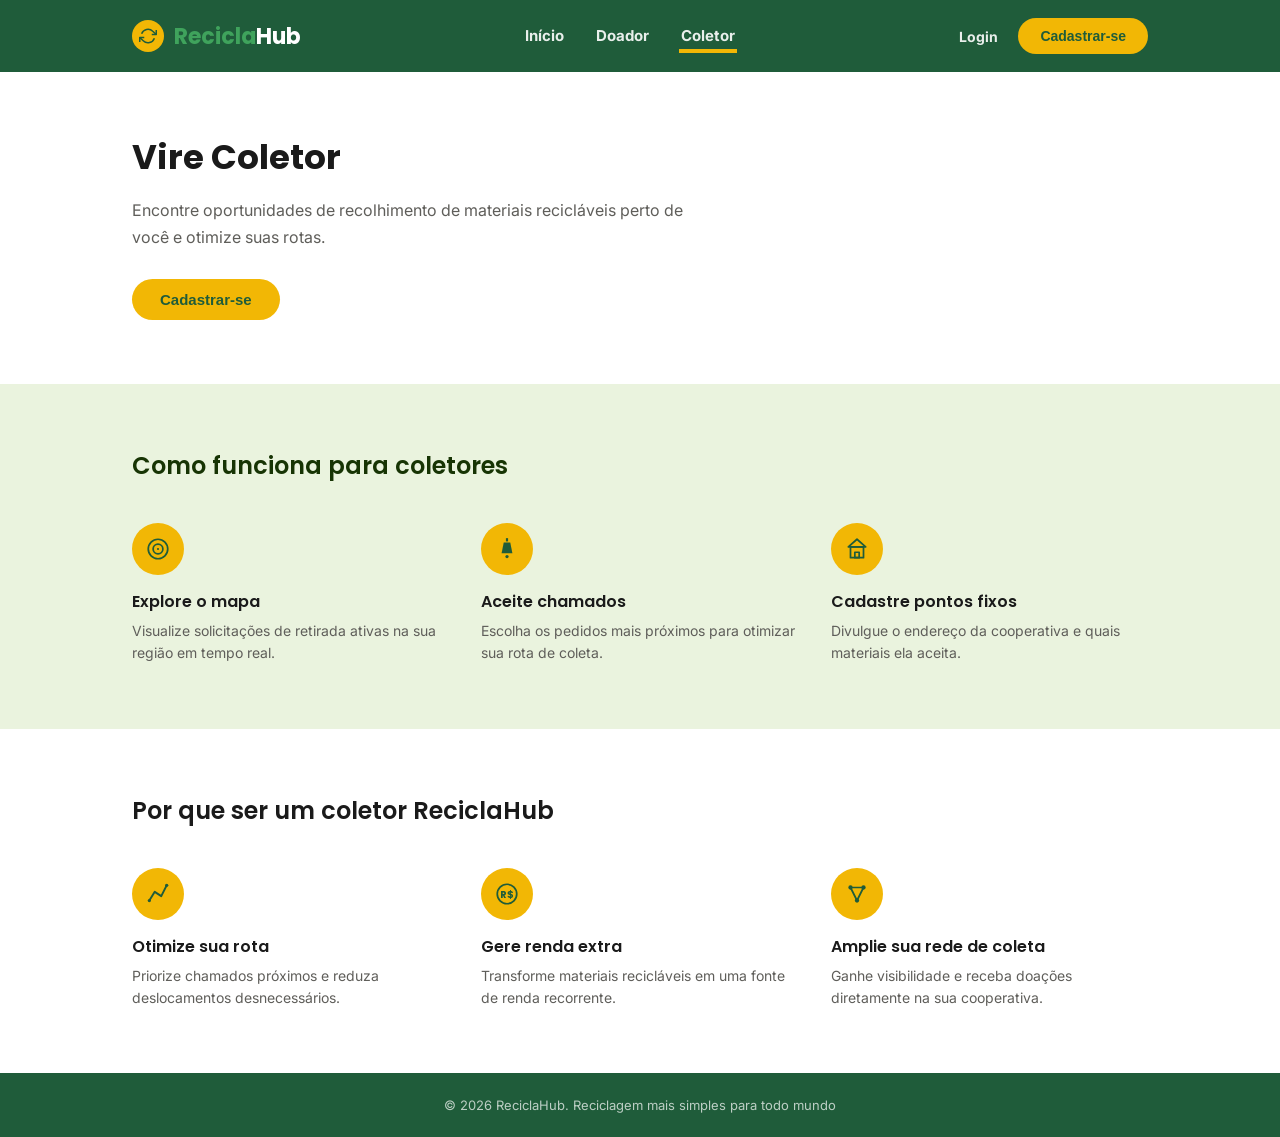
<file: frontend/views/public/area-coletor-public.html>
<!DOCTYPE html>
<html lang="pt-BR">
<head>
    <meta charset="UTF-8">
    <meta name="viewport" content="width=device-width, initial-scale=1.0">
    <title>ReciclaHub - Vire Coletor</title>
    <link rel="preconnect" href="https://fonts.googleapis.com">
    <link rel="preconnect" href="https://fonts.gstatic.com" crossorigin>
    <link href="https://fonts.googleapis.com/css2?family=Poppins:wght@500;600;700&family=Inter:wght@400;500;600&display=swap" rel="stylesheet">
    <link rel="stylesheet" href="../../styles/style.css">
</head>

<body>
    <header>
        <div class="wrap">
            <a href="../../index.html" class="logo">
                <span class="logo-icon">
                    <svg viewBox="0 0 24 24" fill="none" stroke="currentColor" stroke-width="2" stroke-linejoin="round" stroke-line="round">
                        <polyline points="23 4 23 10 17 10"></polyline>
                        <polyline points="1 20 1 14 7 14"></polyline>
                        <path d="M3.51 9a9 9 0 0 1 14.85-3.36L23 10M1 14l4.64 4.36A9 9 0 0 0 20.49 15"></path>
                    </svg>
                </span>
                <span><span class="recicla">Recicla</span>Hub</span>
            </a>

        <nav>
            <a href="../../index.html">Início</a>
            <a href="./area-doador-public.html">Doador</a>
            <a class="active">Coletor</a>
        </nav>

        <div class="acoes">
            <a href="../auth/login.html" class="login-link">Login</a>
            <button class="btn-cadastro" data-navegar="../auth/cadastro.html">Cadastrar-se</button>
        </div>
        </div>
    </header>

    <section class="bg-branco hero">
        <div class="wrap">
            <h1>Vire Coletor</h1>
            <p>Encontre oportunidades de recolhimento de materiais recicláveis perto de você e otimize suas rotas.</p>
            <button class="btn-cadastro" data-navegar="../auth/cadastro.html">Cadastrar-se</button>
        </div>
    </section>

    <section class="bg-verde-claro">
        <div class="wrap">
            <h2 class="titulo-secao">Como funciona para coletores</h2>
            <div class="grid-materiais">

                <div class="material">
                    <div class="material-icone">
                        <svg viewBox="0 0 24 24" fill="none" stroke="currentColor" stroke-width="1.6">
                            <circle cx="12" cy="12" r="9"/>
                            <circle cx="12" cy="12" r="4.5"/>
                            <circle cx="12" cy="12" r="1" fill="currentColor" stroke="none"/>
                        </svg>
                    </div>
                    <h3>Explore o mapa</h3>
                    <p>Visualize solicitações de retirada ativas na sua região em tempo real.</p>
                </div>

                <div class="material">
                    <div class="material-icone">
                        <svg viewBox="0 0 24 24" fill="currentColor">
                            <path d="M7 16 L9 6 L15 6 L17 16 Z"/>
                            <rect x="11" y="2" width="2" height="3"/>
                            <circle cx="12" cy="19" r="1.5"/>
                        </svg>
                    </div>
                    <h3>Aceite chamados</h3>
                    <p>Escolha os pedidos mais próximos para otimizar sua rota de coleta.</p>
                </div>

                <div class="material">
                    <div class="material-icone">
                        <svg viewBox="0 0 24 24" fill="none" stroke="currentColor" stroke-width="1.6" stroke-linejoin="round">
                            <path d="M4 10 L12 3 L20 10 Z"/>
                            <rect x="6" y="10" width="12" height="10"/>
                            <rect x="10" y="15" width="4" height="5"/>
                        </svg>
                    </div>
                    <h3>Cadastre pontos fixos</h3>
                    <p>Divulgue o endereço da cooperativa e quais materiais ela aceita.</p>
                </div>

            </div>
        </div>
    </section>

    <section class="bg-branco">
        <div class="wrap">
            <h2 class="titulo-secao">Por que ser um coletor ReciclaHub</h2>
            <div class="grid-materiais">

                <div class="material">
                    <div class="material-icone">
                        <svg viewBox="0 0 24 24" fill="none" stroke="currentColor" stroke-width="1.8" stroke-linecap="round" stroke-linejoin="round">
                            <polyline points="4,18 9,10 15,14 20,4"/>
                            <circle cx="4" cy="18" r="1.5" fill="currentColor" stroke="none"/>
                            <circle cx="20" cy="4" r="1.5" fill="currentColor" stroke="none"/>
                        </svg>
                    </div>
                    <h3>Otimize sua rota</h3>
                    <p>Priorize chamados próximos e reduza deslocamentos desnecessários.</p>
                </div>

                <div class="material">
                    <div class="material-icone">
                        <svg viewBox="0 0 24 24" fill="none" stroke="currentColor" stroke-width="1.6">
                            <circle cx="12" cy="12" r="9"/>
                            <text x="12" y="16" font-size="9" text-anchor="middle" font-family="Poppins, sans-serif" font-weight="700" fill="currentColor" stroke="none">R$</text>
                        </svg>
                    </div>
                    <h3>Gere renda extra</h3>
                    <p>Transforme materiais recicláveis em uma fonte de renda recorrente.</p>
                </div>

                <div class="material">
                    <div class="material-icone">
                        <svg viewBox="0 0 24 24" fill="none" stroke="currentColor" stroke-width="1.6" stroke-linecap="round">
                            <circle cx="6" cy="6" r="2" fill="currentColor" stroke="none"/>
                            <circle cx="18" cy="6" r="2" fill="currentColor" stroke="none"/>
                            <circle cx="12" cy="18" r="2" fill="currentColor" stroke="none"/>
                            <line x1="6" y1="6" x2="12" y2="18"/>
                            <line x1="18" y1="6" x2="12" y2="18"/>
                            <line x1="6" y1="6" x2="18" y2="6"/>
                        </svg>
                    </div>
                    <h3>Amplie sua rede de coleta</h3>
                    <p>Ganhe visibilidade e receba doações diretamente na sua cooperativa.</p>
                </div>

            </div>
        </div>
    </section>

    <footer>
        <p>© 2026 ReciclaHub. Reciclagem mais simples para todo mundo</p>
    </footer>

    <script src="../../scripts/common.js"></script>

</body>
</html>
</file>
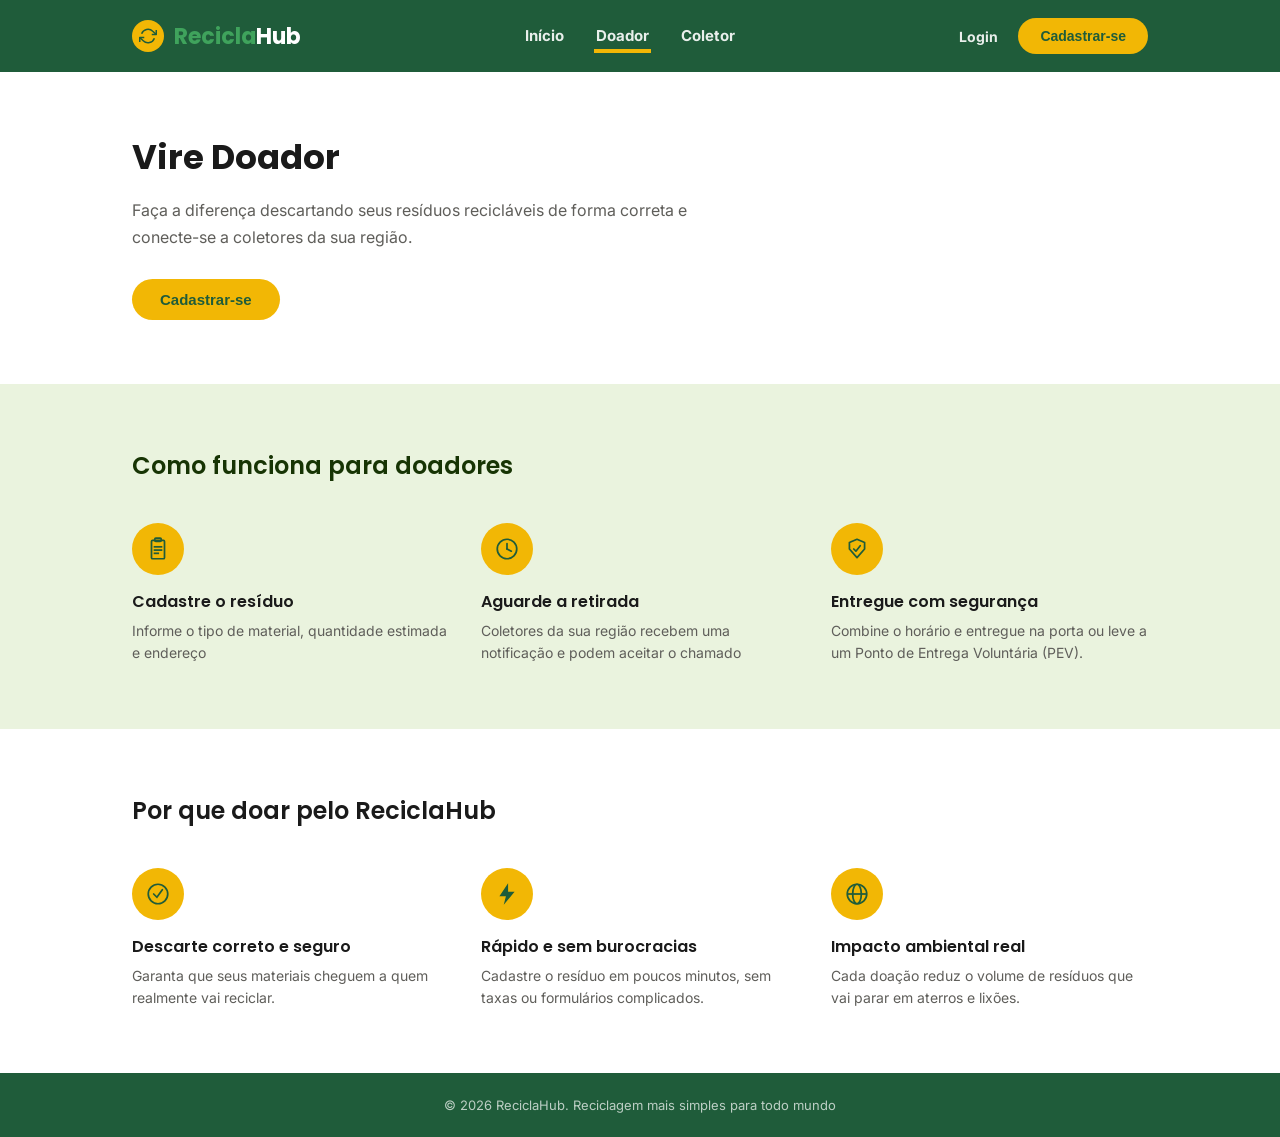
<file: frontend/views/public/area-doador-public.html>
<!DOCTYPE html>
<html lang="pt-BR">
<head>
    <meta charset="UTF-8">
    <meta name="viewport" content="width=device-width, initial-scale=1.0">
    <title>ReciclaHub - Vire Doador</title>
    <link rel="preconnect" href="https://fonts.googleapis.com">
    <link rel="preconnect" href="https://fonts.gstatic.com" crossorigin>
    <link href="https://fonts.googleapis.com/css2?family=Poppins:wght@500;600;700&family=Inter:wght@400;500;600&display=swap" rel="stylesheet">
    <link rel="stylesheet" href="../../styles/style.css">
</head>

<body>
    <header>
        <div class="wrap">
            <a href="../../index.html" class="logo">
                <span class="logo-icon">
                    <svg viewBox="0 0 24 24" fill="none" stroke="currentColor" stroke-width="2" stroke-linejoin="round" stroke-line="round">
                        <polyline points="23 4 23 10 17 10"></polyline>
                        <polyline points="1 20 1 14 7 14"></polyline>
                        <path d="M3.51 9a9 9 0 0 1 14.85-3.36L23 10M1 14l4.64 4.36A9 9 0 0 0 20.49 15"></path>
                    </svg>
                </span>
                <span><span class="recicla">Recicla</span>Hub</span>
            </a>

        <nav>
            <a href="../../index.html">Início</a>
            <a class="active">Doador</a>
            <a href="./area-coletor-public.html">Coletor</a>
        </nav>

        <div class="acoes">
            <a href="../auth/login.html" class="login-link">Login</a>
            <button class="btn-cadastro" data-navegar="../auth/cadastro.html">Cadastrar-se</button>
        </div>
        </div>
    </header>

    <section class="bg-branco hero">
        <div class="wrap">
            <h1>Vire Doador</h1>
            <p>Faça a diferença descartando seus resíduos recicláveis de forma correta e conecte-se a coletores da sua região.</p>
            <button class="btn-cadastro" data-navegar="../auth/cadastro.html">Cadastrar-se</button>
        </div>
    </section>

    <section class="bg-verde-claro">
        <div class="wrap">
            <h2 class="titulo-secao">Como funciona para doadores</h2>
            <div class="grid-materiais">

                <div class="material">
                    <div class="material-icone">
                        <svg viewBox="0 0 24 24" fill="none" stroke="currentColor" stroke-width="1.6" stroke-linejoin="round">
                            <rect x="6" y="4" width="12" height="17" rx="1"/>
                            <rect x="9" y="2" width="6" height="3" rx="1"/>
                            <line x1="8" y1="10" x2="16" y2="10"/>
                            <line x1="8" y1="13" x2="16" y2="13"/>
                            <line x1="8" y1="16" x2="13" y2="16"/>
                        </svg>
                    </div>
                    <h3>Cadastre o resíduo</h3>
                    <p>Informe o tipo de material, quantidade estimada e endereço</p>
                </div>

                <div class="material">
                    <div class="material-icone">
                        <svg viewBox="0 0 24 24" fill="none" stroke="currentColor" stroke-width="1.6" stroke-linecap="round">
                            <circle cx="12" cy="12" r="9"/>
                            <line x1="12" y1="12" x2="12" y2="7"/>
                            <line x1="12" y1="12" x2="16" y2="14"/>
                        </svg>
                    </div>
                    <h3>Aguarde a retirada</h3>
                    <p>Coletores da sua região recebem uma notificação e podem aceitar o chamado</p>
                </div>

                <div class="material">
                    <div class="material-icone">
                        <svg viewBox="0 0 24 24" fill="none" stroke="currentColor" stroke-width="1.6" stroke-linejoin="round" stroke-linecap="round">
                            <path d="M12 3 L19 6 L19 12 L12 20 L5 12 L5 6 Z"/>
                            <polyline points="9,12 11,14 15,9"/>
                        </svg>
                    </div>
                    <h3>Entregue com segurança</h3>
                    <p>Combine o horário e entregue na porta ou leve a um Ponto de Entrega Voluntária (PEV).</p>
                </div>

            </div>
        </div>
    </section>

    <section class="bg-branco">
        <div class="wrap">
            <h2 class="titulo-secao">Por que doar pelo ReciclaHub</h2>
            <div class="grid-materiais">

                <div class="material">
                    <div class="material-icone">
                        <svg viewBox="0 0 24 24" fill="none" stroke="currentColor" stroke-width="1.6" stroke-linecap="round">
                            <circle cx="12" cy="12" r="9"/>
                            <polyline points="8,12 11,15 16,8"/>
                        </svg>
                    </div>
                    <h3>Descarte correto e seguro</h3>
                    <p>Garanta que seus materiais cheguem a quem realmente vai reciclar.</p>
                </div>

                <div class="material">
                    <div class="material-icone">
                        <svg viewBox="0 0 24 24" fill="currentColor">
                            <polygon points="13,2 5,14 11,14 9,22 19,10 13,10"/>
                        </svg>
                    </div>
                    <h3>Rápido e sem burocracias</h3>
                    <p>Cadastre o resíduo em poucos minutos, sem taxas ou formulários complicados.</p>
                </div>

                <div class="material">
                    <div class="material-icone">
                        <svg viewBox="0 0 24 24" fill="none" stroke="currentColor" stroke-width="1.6">
                            <circle cx="12" cy="12" r="9"/>
                            <line x1="3" y1="12" x2="21" y2="12"/>
                            <ellipse cx="12" cy="12" rx="4" ry="9"/>
                        </svg>
                    </div>
                    <h3>Impacto ambiental real</h3>
                    <p>Cada doação reduz o volume de resíduos que vai parar em aterros e lixões.</p>
                </div>

            </div>
        </div>
    </section>

    <footer>
        <p>© 2026 ReciclaHub. Reciclagem mais simples para todo mundo</p>
    </footer>

    <script src="../../scripts/common.js"></script>

</body>
</html>
</file>
<file: frontend/styles/style.css>
* {
    box-sizing: border-box;
  }
  
  body {
    margin: 0;
    font-family: 'Inter', sans-serif;
    color: #1A1A1A;
    background: #FFFFFF;
  }

  /* === HEADER === */
  h1, h2, h3, .logo {
    font-family: 'Poppins', sans-serif;
  }

  .wrap {
    max-width: 1080px;
    margin: 0 auto;
    padding: 0 32px; 
}

  header {
    background-color: #1F5C3A;
    padding: 18px 0;
  }

  header .wrap {
    display: flex;
    align-items: center;
    justify-content: space-between;
    flex-wrap: wrap;
    gap: 16px;
  }

  .logo {
    display: flex;
    align-items: center;
    gap: 10px;
    font-weight: 700;
    font-size: 22px;
    color: #FFFFFF;
    text-decoration: none;
    transition: transform 0.15s ease;
  }

  .logo:hover {
    transform: scale(1.05);
    cursor: pointer
  }

  .logo-icon {
    width: 32px;
    height: 32px;
    border-radius: 50%;
    background: #F2B705;
    display: flex;
    align-items: center;
    justify-content: center;
    flex-shrink: 0;
  }

  .logo-icon svg {
    width: 18px;
    height: 18px;
    color: #1F5C3A
  }

  .logo .recicla {
    color: #3FA35C;
  }

  nav {
    display: flex;
    gap: 28px;
  }

  nav a {
    color: rgba(255,255,255,0.9);
    text-decoration: none;
    font-size: 15px; 
    font-weight: 700;
    padding: 6px 2px 4px;
    border-bottom: 4px solid transparent;
    transition: border-color 0.15s ease;
  }

  nav a.active, nav a:hover {
    border-color: #F2B705;
  }

  .acoes { 
    display: flex;
    align-items: center;
    gap: 20px;
  
  }

  .login-link {
    color: rgba(255,255,255,0.9);
    text-decoration: none;
    font-size: 14px;
    font-weight: 700;
    transition: transform 0.15s ease;
  }

  .login-link:hover {
    transform: scale(1.05);
    cursor: pointer
  }

  .btn-cadastro {
    background: #F2B705;
    color: #1F5C3A;
    border: none;
    font-weight: 700;
    font-size: 14px;
    padding: 10px 22px;
    border-radius: 999px;
    cursor: pointer;
    transition: transform 0.15s ease;
  }

  .btn-cadastro:hover, .btn-cadastro:active {
    transform: scale(1.05);
    cursor: pointer
  }

  /* === SECTION === */
  section {
    padding: 64px 0;
  }

  .bg-branco {
    background: #FFFFFF;
  }

  .bg-verde-claro {
    background: #EAF3DE
  }
  
  .hero h1 {
    font-size: 34px;
    font-weight: 700;
    line-height: 1.25;
    margin: 0 0 18px;
    max-width: 620px;
  }

  .hero p {
    font-size: 16px;
    line-height: 1.7;
    color: #5F5E5A;
    max-width: 560px;
    margin: 0 0 28px;
  }

  .hero .btn-cadastro {
    padding: 12px 28px;
    font-size: 15px;
  }

  h2.titulo-secao {
    font-size: 24px;
    font-weight: 600;
    margin: 0 0 40px;
    color: #1A1A1A;
  }

  .bg-verde-claro h2.titulo-secao {
    color: #173404;
  }

  /* === SECTION. FUNCIONAMENTO === */
  .colunas-funciona {
    display: grid;
    grid-template-columns: 1fr 1fr;
    gap: 48px;
  }

  .coluna-funciona h3 {
    font-size: 17px;
    font-weight: 600;
    color: #173404;
    margin: 0 0 20px
  }

  .passo {
    display: flex;
    gap: 14px;
    margin-bottom: 18px;
  }
  
  .passo-num {
    width: 28px;
    height: 28px;
    border-radius: 50%;
    background: #F2B705;
    color: #1F5C3A;
    font-weight: 600;
    font-size: 13px;
    display: flex;
    align-items: center;
    justify-content: center;
    flex-shrink: 0;
  }

  .passo p {
    margin: 0;
    font-size:14.5px;
    line-height: 1.6;
    color: #2c4020;
  }
  
  .passo strong {
    color: #173404;
  }

  /* === SESSION. MATERIAIS === */
  .grid-materiais {
    display: grid;
    grid-template-columns: repeat(auto-fit, minmax(160px, 1fr));
    gap: 32px;
  }

  .material-icone {
    width: 52px;
    height: 52px;
    border-radius: 50%;
    background: #F2B705;
    display: flex;
    align-items: center;
    justify-content: center;
    margin-bottom: 14px;
  }

  .material-icone svg {
    width: 26px;
    height: 26px;
    color: #1F5C3A;
  }

  .material h3 {
    font-size: 16px;
    font-weight: 600;
    margin: 0 0 6px;
  }

  .material p {
    font-size: 14px;
    line-height: 1.6;
    color: #5F5E5A;
    margin: 0;
  }

  .metal {
    width: 22px;
    height: 24px;
    border: 5px solid #1F5C3A;
    border-top: none;
    border-radius: 0 0 11px 11px;
  }

  /* === SECTION. AUTH === */
  .login-section {
    padding: 64px 0 80px;
  }

  .login-wrap {
    max-width: 420px;
    margin: 0 auto;
    padding: 0 24px;
    text-align: center;
  }

  .login-wrap h1 {
    font-size: 28px;
    font-weight: 700;
    margin: 0 0 32px;
  }

  .login-card {
    background: #EAF3DE;
    border-radius: 14px;
    padding: 32px;
    text-align: left;
  }

  .campo {
    margin-bottom: 18px;
  }

  .campo label {
    display: block;
    font-size: 14px;
    font-weight: 500;
    color: #173404;
    margin-bottom: 6px;
  }

  .campo input {
    width: 100%;
    padding: 10px 14px;
    border: 1px solid #c3d9b8;
    border-radius: 8px;
    font-family: 'Inter', sans-serif;
    font-size: 16px;
    background: #FFFFFF;
  }

  .campo input:focus {
    outline: none;
    border-color: #3FA35C;
    box-shadow: 0 0 0 3px rgba(63,163,92,0.15);
  }

  .btn-full {
    width: 100%;
    margin-top: 6px;
  }

  .login-cadastro {
    margin-top: 20px;
    font-size: 14px;
    color: #5F5E5A;
  }

  .login-cadastro a {
    color: #3FA35C;
    font-weight: 600;
    text-decoration: none;
  }

  .login-cadastro a:hover {
    text-decoration: underline;
  }

  .largura-form {
    max-width: 640px;
  }

  /* === SECTION. CADASTRO === */
  .cadastro-section {
    padding: 64px 0 80px;
  }

  .cadastro-section h1 {
    font-size: 28px;
    font-weight: 700;
    margin: 0 0 32px;
  }

  .cadastro-form {
    max-width: 640px;
  }

  .grupo-campo {
    background: #EAF3DE;
    border-radius: 12px;
    padding: 24px 28px;
    margin-bottom: 24px;
  }
  
  .grupo-campo h2 {
    font-size: 15px;
    font-weight: 600;
    color: #173404;
    margin: 0 0 16px;
  }
  
  .grupo-campo .campo:last-child {
    margin-bottom: 0;
  }

  .nota-leve {
    font-weight: 400;
    color: #5F5E5A;
  }

 .texto-ajuda {
    font-size: 14px;
    color: #5F5E5A;
    margin: 0 0 16px;
  } 

  .texto-ajuda a {
    color: #3FA35C;
    font-weight: 600;
    text-decoration: none;
  }

  .texto-ajuda a:hover {
    text-decoration: underline;
  }

 .rotulo-grupo {
    font-size: 14px;
    font-weight: 500;
    color: #173404;
    margin: 0 0 10px;
  }

  .checkbox-linha {
    display: flex;
    align-items: flex-start;
    gap: 10px;
    margin-bottom: 14px;
  }

  .checkbox-linha:last-child {
    margin-bottom: 0;
  }

  .checkbox-linha input[type="checkbox"] {
    margin-top: 3px;
    width: 16px;
    height: 16px;
    accent-color: #3FA35C;
    flex-shrink: 0;
  }

  .checkbox-linha label {
    font-size: 14px;
    color: #173404;
    line-height: 1.5;
  }

  .sub-texto {
    display: block;
    font-size: 12.5px;
    color: #5F5E5A;
    margin-top: 2px;
    font-weight: 400;
  }

  .campo select {
    width: 100%;
    padding: 10px 14px;
    border: 1px solid #c3d9b8;
    border-radius: 8px;
    font-family: 'Inter', sans-serif;
    font-size: 16px;
    background: #FFFFFF;
    color: #1A1A1A;
  }

  .campo select:focus {
    outline: none;
    border-color: #3FA35C;
    box-shadow: 0 0 0 3px rgba(63,163,92,0.15);
  }

  .campo textarea {
    width: 100%;
    padding: 10px 14px;
    border: 1px solid #c3d9b8;
    border-radius: 8px;
    font-family: 'Inter', sans-serif;
    font-size: 16px;
    background: #FFFFFF;
    resize: vertical;
    min-height: 80px;
  }

  .campo textarea:focus {
    outline: none;
    border-color: #3FA35C;
    box-shadow: 0 0 0 3px rgba(63,163,92,0.15);
  }

  .campo input[type="file"] {
    width: 100%;
    font-family: 'Inter', sans-serif;
    font-size: 14px;
    color: #5F5E5A;
  }

  .campo input.campo-invalido, .campo select.campo-invalido { 
    border-color: #B33A3A;
  }

  .campo input.campo-invalido:focus, .campo select.campo-invalido:focus {
    border-color: #B33A3A;
    box-shadow: 0 0 0 3px rgba(179,58,58,0.15);
  }

  mensagem-erro {
    display: block;
    color: #B33A3A;
    font-size: 12.5px;
    margin-top: 4px;
  }

  .mensagem-erro-grupo {
    color: #B33A3A;
    font-size: 12.5px;
    margin-top: 10px;
  }

  .materiais-checkbox {
    display: grid;
    grid-template-columns: repeat(auto-fit, minmax(140px, 1fr));
    gap: 8px 16px;
  }

  .condicional {
    display: none;
  }

  .condicional.ativo {
    display: block;
  }

  .grupo-campo .condicional.ativo {
    margin-top: 16px;
    padding-top: 16px;
    border-top: 1px solid #c3d9b8;
  }

  /* === SECTION. PERFIL */
  .btn-perfil {
    width: 44px;
    height: 44px;
    border-radius: 10px;
    background: rgba(255,255,255,0.12);
    border: none;
    display: flex;
    align-items: center;
    justify-content: center;
    cursor: pointer;
    transition: background 0.15s ease;
  }

  .btn-perfil:hover, .btn-perfil:active {
    background: rgba(255,255,255,0.22);
  }

  .btn-perfil svg {
    width: 22px;
    height: 22px;
    color: #FFFFFF;
  }

  /* === SECTION. DOADOR === */
  .espaco-superior {
    margin-top: 56px;
  }

  .mapa-placeholder {
    height: 320px;
    border-radius: 12px;
    background: #EAF3DE;
    border: 1px dashed #b7d1a3;
    display: flex;
    flex-direction: column;
    align-items: center;
    justify-content: center;
    gap: 6px;
    color: #4b7a52;
    text-align: center;
    padding: 0 24px;
  }

  .mapa-placeholder svg {
    width: 40px;
    height: 40px;
  }

  .mapa-placeholder p {
    font-size: 14px;
    margin: 0;
    color: #2c4020;
  }

  .mapa-placeholder .aviso {
    font-size: 12.5px;
    color: #5F5E5A;
  }

  .status-badge {
    display: inline-block;
    padding: 4px 12px;
    border-radius: 999px;
    font-size: 12.5px;
    font-weight: 600;
    white-space: nowrap;
  }

  .status-pendente {
    background: #FDF0C7;
    color: #8a6d1a;
  }

  .status-andamento {
    background: #C8E6D0;
    color: #1F5C3A;
  }

  .status-aguardando {
    background: #DCEAF7;
    color: #2C5F8A;
  }

  .status-concluido {
    background: #E7E7E7;
    color: #5F5E5A;
  }

  .status-cancelado {
    background: #FBE3E0;
    color: #B33A3A;
  }

  .lista-solicitacoes {
    display: flex;
    flex-direction: column;
  }

  .solicitacao-item {
    display: flex;
    align-items: center;
    justify-content: space-between;
    gap: 16px;
    padding: 16px 0;
    border-bottom: 1px solid #c3d9b8;
    flex-wrap: wrap;
  }

  .solicitacao-item:last-child {
    border-bottom: none;
    padding-bottom: 0;
  }

  .solicitacao-item:first-child {
    padding-top: 0;
  }

  .solicitacao-info h3 {
    font-size: 15px;
    font-weight: 600;
    color: #173404;
    margin: 0 0 4px;
  }

  .solicitacao-info p {
    font-size: 13px;
    color: #5F5E5A;
    margin: 0;
  }

  .solicitacao-acoes {
    display: flex;
    align-items: center;
    gap: 12px;
    flex-shrink: 0;
  }

  .btn-texto {
    background: none;
    border: none;
    color: #B33A3A;
    font-size: 13px;
    font-weight: 600;
    font-family: 'Inter', sans-serif;
    cursor: pointer;
    padding: 4px 2px;
  }

  .btn-texto:hover {
    text-decoration: underline;
  }

  .btn-texto-negativo {
    color: #B33A3A;
  }

  .btn-texto-positivo {
    color: #3FA35C;
  }

  .btn-gorjeta {
    background: #F2B705;
    color: #1F5C3A;
    border: none;
    font-weight: 600;
    font-size: 12.5px;
    font-family: 'Inter', sans-serif;
    padding: 6px 14px;
    border-radius: 999px;
    cursor: pointer;
    transition: filter 0.15s ease;
  }

  .btn-gorjeta:hover {
    filter: brightness(0.95);
  }

  .btn-aceitar {
    background: #3FA35C;
    color: #FFFFFF;
    border: none;
    font-weight: 600;
    font-size: 12.5px;
    font-family: 'Inter', sans-serif;
    padding: 6px 14px;
    border-radius: 999px;
    cursor: pointer;
    transition: filter 0.15s ease;
  }

  .btn-aceitar:hover {
    filter: brightness(0.95);
  }

/* FOOTER */
  footer {
    background: #1F5C3A;
    padding: 24px 0;
    text-align: center;
  }

  footer p {
    margin: 0;
    font-size: 13px;
    color: rgba(255,255,255,0.7);
  }

  @media (max-width: 700px) {
    .wrap {
      padding: 0 20px;
    }

    nav { 
      order: 3;
      width: 100%;
      justify-content: center;
      gap: 22px;
    }

    .logo {
      font-size: 18px;
      gap: 8px;
    }

    .logo-icon {
      width: 28px;
      height: 28px;
    }

    .acoes {
      gap: 12px;
    }

    header .btn-cadastro {
      padding: 8px 16px;
      font-size: 13px;
    }

    section {
      padding: 40px 0;
    }

    .login-section, .cadastro-section {
      padding: 40px 0 56px;
    }

    .grupo-campo {
      padding: 20px;
    }

    .colunas-funciona {
      grid-template-columns: 1fr;
    }

    .hero h1 {
      font-size: 27px;
    }
  }
</file>
